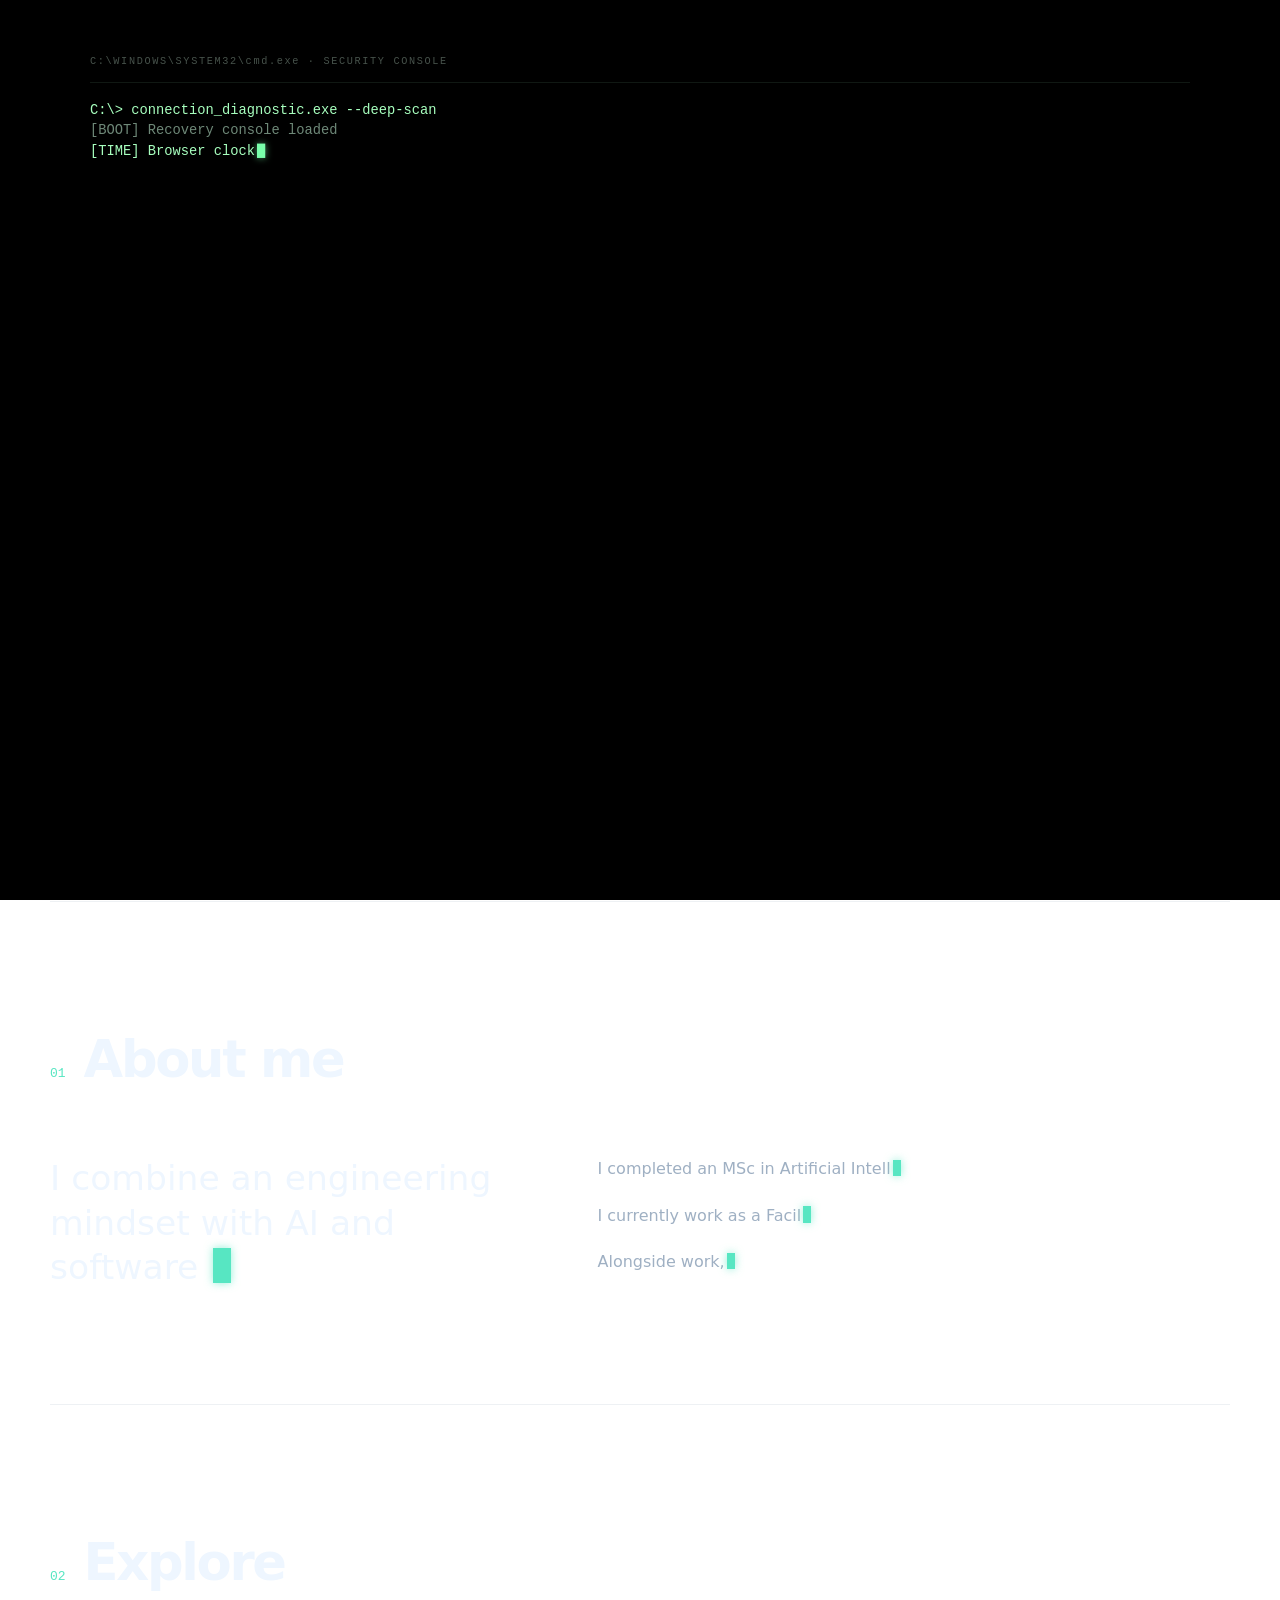
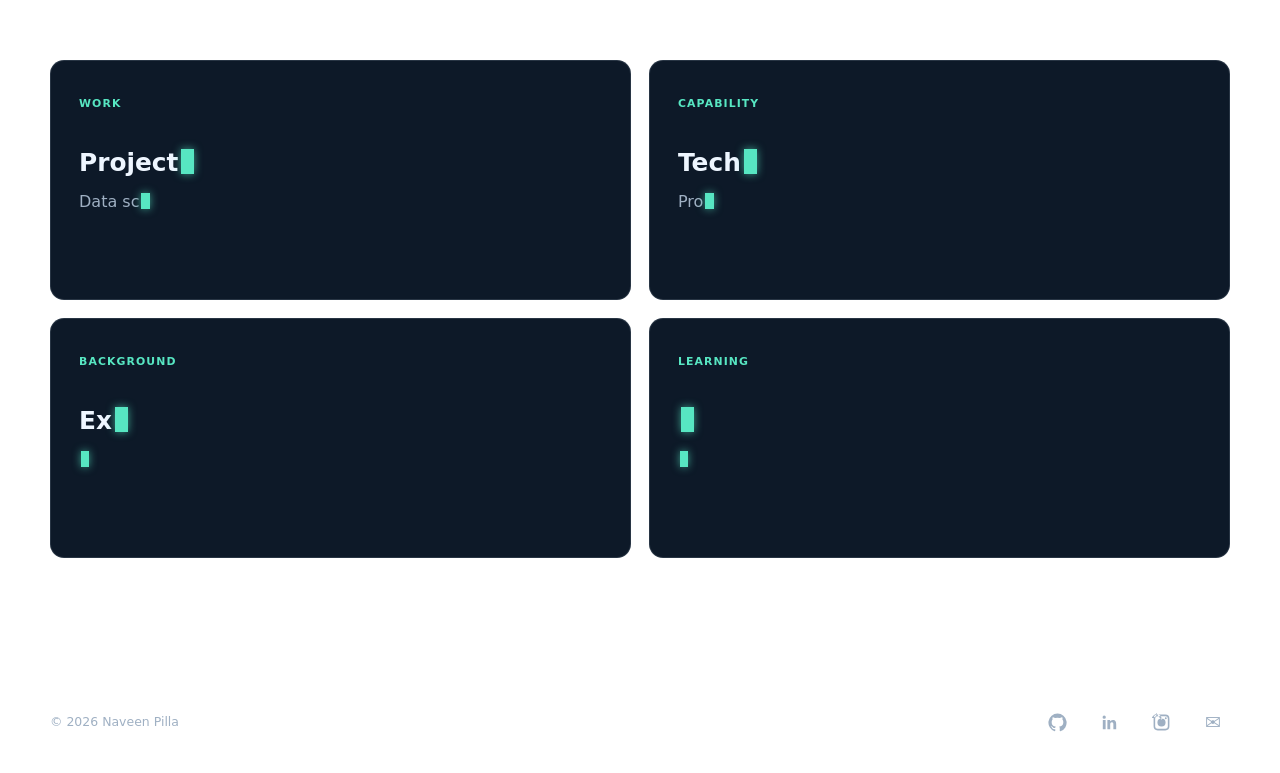
<file: index.html>
<!doctype html><html lang="en"><head><meta charset="utf-8"><meta name="viewport" content="width=device-width,initial-scale=1"><meta name="description" content="Naveen Pilla software engineering and AI portfolio."><title>Graduate Software Engineer & AI Engineer — Naveen Pilla</title><link rel="stylesheet" href="style.css"><script>(function(){try{if(sessionStorage.getItem('naveenPortfolioEntered')==='1'){document.documentElement.classList.add('skip-startup');}}catch(e){}})();</script></head><body><div id="portal-intro" class="portal-intro" role="dialog" aria-modal="true" aria-label="Portfolio entry screen">
  <canvas id="portal-canvas" aria-hidden="true"></canvas>
  <div class="portal-core" aria-hidden="true"></div>
  <div class="cmd-intro" id="cmd-intro" aria-live="polite"><div class="cmd-bar"><span>C:\SYSTEM\PORTFOLIO\boot.exe</span><span>_ □ ×</span></div><div class="cmd-screen"><div id="cmd-output" class="cmd-output"></div><div id="cmd-prompt" class="cmd-prompt" hidden><span>Continue to secure portfolio? (Y/N): </span><span id="cmd-answer"></span><span class="cmd-cursor">█</span><span class="mobile-terminal-input-wrap"><input id="mobile-terminal-input" class="mobile-terminal-input" type="text" inputmode="text" autocomplete="off" autocapitalize="characters" maxlength="1" aria-label="Type Y or N and press enter" placeholder="Y/N"><button id="mobile-terminal-submit" type="button">↵</button></span></div></div></div>
<div class="portal-content">
    <p class="portal-kicker">SYSTEM ACCESS</p>
    <h1 class="portal-name">NAVEEN PILLA</h1>
    <p class="portal-role">SOFTWARE ENGINEERING · AI · DATA</p>
    <button id="portal-enter" class="portal-enter" type="button">&gt; ENTER_PORTFOLIO <span class="portal-cursor">█</span></button>
    <p class="portal-hint">scroll · click · press Enter</p>
  </div>
</div><canvas id="matrix-bg" aria-hidden="true"></canvas><div class="matrix-vignette" aria-hidden="true"></div><a class="skip" href="#main">Skip to content</a><header class="site-header"><nav class="nav container"><a class="brand brand-expand" href="index.html" aria-label="Naveen Pilla home"><span class="brand-short">NP<span class="brand-dot">.</span></span><span class="brand-full"><span class="typed-name" data-text="Naveen Pilla"></span><span class="type-cursor" aria-hidden="true"></span></span></a><button class="menu-toggle" aria-label="Open navigation" aria-expanded="false">Menu</button><div class="nav-links"><a href="index.html">Home</a><a href="projects.html">Projects</a><a href="skills.html">Skills</a><a href="experience.html">Experience</a><a href="education.html">Education</a><a href="certifications.html">Certifications</a><a href="contact.html">Contact</a></div></nav></header><main id="main"><section class="hero container reveal"><div><p class="eyebrow">Graduate Software Engineer & AI Engineer</p><h1>Building software with a practical engineering mindset.</h1><p class="intro">MSc Artificial Intelligence and Data Science graduate with Distinction. I build software, machine-learning and data projects around problems I genuinely want to solve.</p><p class="open"><i></i>Open to graduate and entry-level software engineering, AI/ML and technology roles.</p><div class="actions"><a class="btn primary" href="projects.html">Explore my work</a></div></div><aside class="focus"><small>CURRENT FOCUS</small><p><b>01</b>Software engineering</p><p><b>02</b>Applied AI & machine learning</p><p><b>03</b>Data-driven applications</p><p><b>04</b>Full-stack development</p><div><span>Based in</span><strong>London, UK</strong></div></aside></section>
<section class="section container reveal"><header class="section-head"><span>01</span><h2>About me</h2></header><div class="about"><p class="big">I combine an engineering mindset with AI and software development, but I also think beyond the code, considering the customer, the problem being solved and how the solution works in the real world.</p><div><p>I completed an MSc in Artificial Intelligence and Data Science with Distinction at the University of East London after studying Mechanical Engineering. That combination shaped how I approach technology: understand the problem, break it into smaller parts, build something practical and measure whether it works.</p><p>I currently work as a Facilities Coordinator in London. I led the digitisation of reporting processes, reducing turnaround times by 30% and improving data accuracy and accessibility. I also collaborate with Technology, Security, Workplace Experience and supplier teams.</p><p>Alongside work, I am building projects across financial technology, nutrition, NLP, computer vision and accessibility. My aim is to move fully into software engineering and continue developing through real products, good engineering practices and collaborative teams.</p></div></div></section>
<section class="section container reveal"><header class="section-head"><span>02</span><h2>Explore</h2></header><div class="grid"><a class="card" href="projects.html"><small>WORK</small><h3>Projects</h3><p>Data science, AI and software products.</p></a><a class="card" href="skills.html"><small>CAPABILITY</small><h3>Technical Skills</h3><p>Programming, data, ML and development.</p></a><a class="card" href="experience.html"><small>BACKGROUND</small><h3>Experience</h3><p>Digital improvement and operational ownership.</p></a><a class="card" href="education.html"><small>LEARNING</small><h3>Education</h3><p>AI, Data Science and Engineering.</p></a></div></section></main><footer class="footer container"><p>© 2026 Naveen Pilla</p><div><a href="https://github.com/Naveen62444" target="_blank" rel="noopener"><svg class="footer-icon" viewBox="0 0 24 24" aria-label="GitHub"><path d="M12 .7a11.5 11.5 0 0 0-3.64 22.4c.58.1.79-.25.79-.56v-2.16c-3.23.7-3.91-1.37-3.91-1.37-.53-1.34-1.29-1.7-1.29-1.7-1.05-.72.08-.71.08-.71 1.17.08 1.78 1.2 1.78 1.2 1.04 1.78 2.72 1.27 3.38.97.1-.75.41-1.27.74-1.56-2.58-.29-5.29-1.29-5.29-5.74 0-1.27.45-2.31 1.2-3.12-.12-.29-.52-1.48.11-3.08 0 0 .98-.31 3.16 1.19a10.9 10.9 0 0 1 5.76 0c2.2-1.5 3.17-1.19 3.17-1.19.63 1.6.23 2.79.11 3.08.75.81 1.2 1.85 1.2 3.12 0 4.46-2.72 5.44-5.31 5.73.42.36.79 1.07.79 2.16v3.2c0 .31.21.67.8.56A11.5 11.5 0 0 0 12 .7Z"/></svg></a><a href="https://www.linkedin.com/in/naveenpillauk/" target="_blank" rel="noopener noreferrer"><svg class="footer-icon" viewBox="0 0 24 24" aria-label="LinkedIn"><path d="M20.45 20.45h-3.56v-5.57c0-1.33-.03-3.04-1.85-3.04-1.85 0-2.14 1.45-2.14 2.94v5.67H9.34V8.98h3.42v1.57h.05c.48-.9 1.64-1.85 3.37-1.85 3.6 0 4.27 2.37 4.27 5.46v6.29ZM5.32 7.41a2.06 2.06 0 1 1 0-4.12 2.06 2.06 0 0 1 0 4.12Zm1.78 13.04H3.54V8.98H7.1v11.47Z"/></svg></a><a href="https://www.instagram.com/nav_62444/" target="_blank" rel="noopener"><svg class="footer-icon" viewBox="0 0 24 24" aria-label="Instagram"><path d="M7.2 2h9.6A5.2 5.2 0 0 1 22 7.2v9.6a5.2 5.2 0 0 1-5.2 5.2H7.2A5.2 5.2 0 0 1 2 16.8V7.2A5.2 5.2 0 0 1 7.2 2Zm-.18 2A3.02 3.02 0 0 0 4 7.02v9.96A3.02 3.02 0 0 0 7.02 20h9.96A3.02 3.02 0 0 0 20 16.98V7.02A3.02 3.02 0 0 0 16.98 4H7.02Zm10.4 1.5a1.22 1.22 0 1 1 0 2.44 1.22 1.22 0 0 1 0-2.44ZM12 6.86A5.14 5.14 0 1 1 12 17.14 5.14 5.14 0 0 1 12 6.86Zm0 2A3.14 3.14 0 1 0 0 6.28 3.14 3.14 0 0 0 0-6.28Z"/></svg></a><a href="mailto:pillanaveen62444@outlook.com"><span class="footer-email-icon" aria-label="Email">✉</span></a></div></footer><script src="script.js"></script></body></html>
</file>
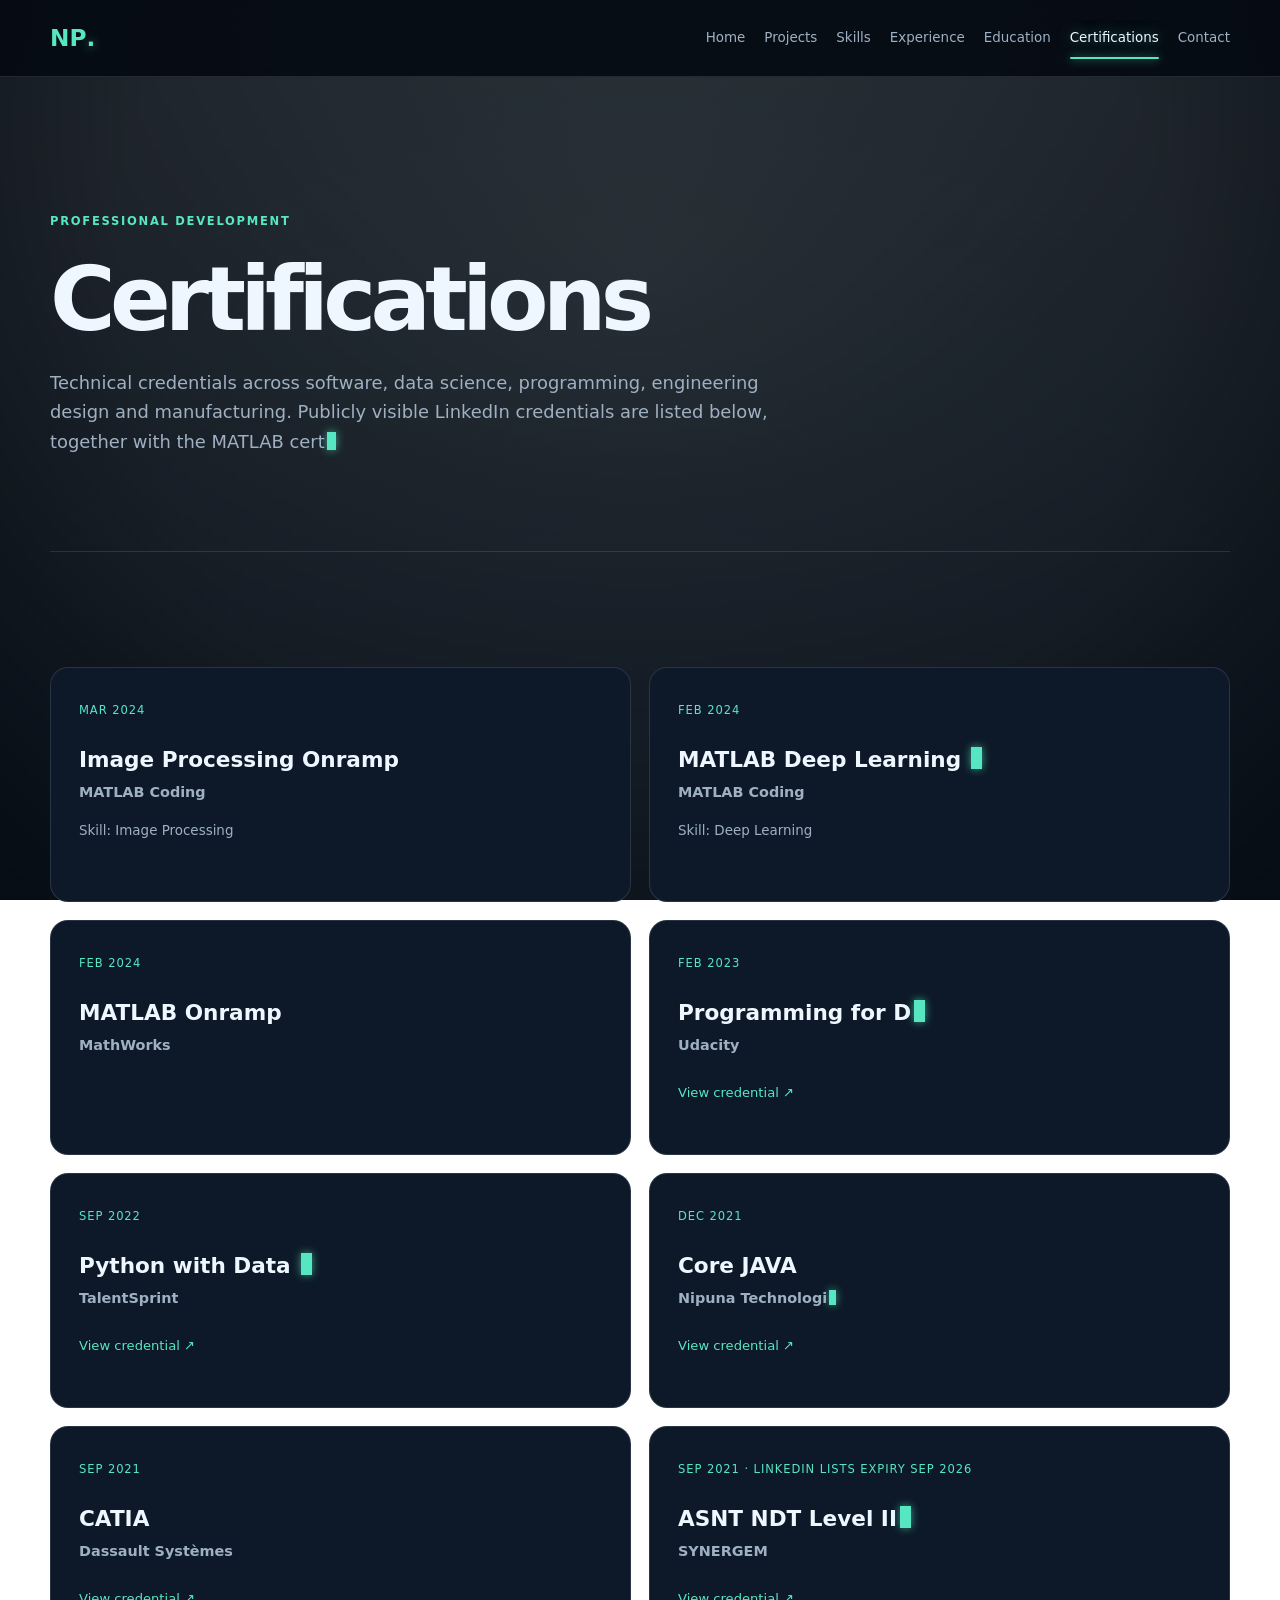
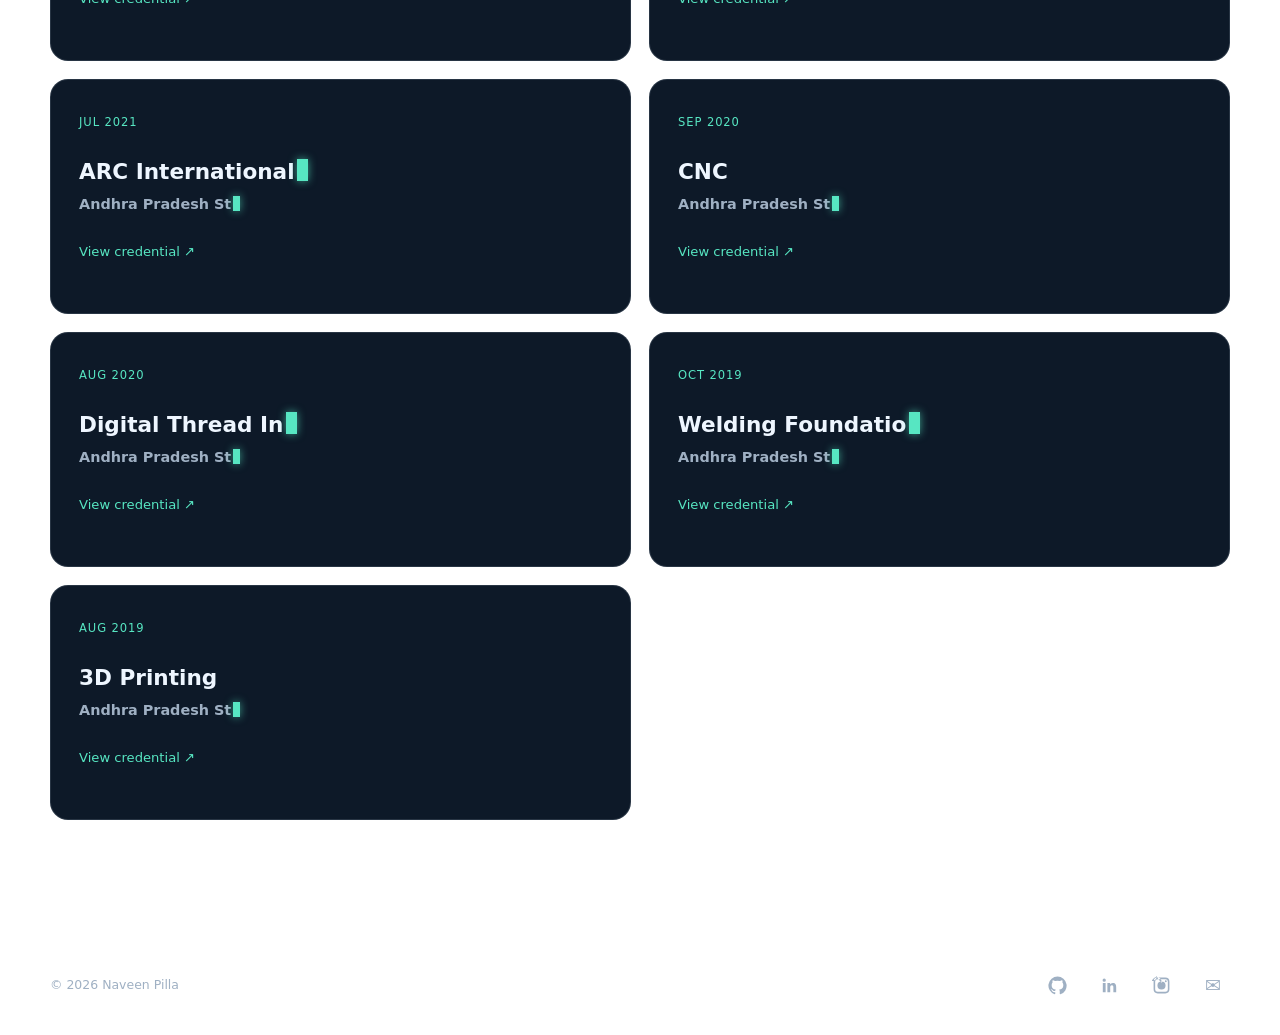
<file: certifications.html>
<!doctype html><html lang="en"><head><meta charset="utf-8"><meta name="viewport" content="width=device-width,initial-scale=1"><meta name="description" content="Verified certifications and professional development."><title>Certifications — Naveen Pilla</title><link rel="stylesheet" href="style.css"></head><body><canvas id="matrix-bg" aria-hidden="true"></canvas><div class="matrix-vignette" aria-hidden="true"></div><a class="skip" href="#main">Skip to content</a><header class="site-header"><nav class="nav container"><a class="brand brand-expand" href="index.html" aria-label="Naveen Pilla home"><span class="brand-short">NP<span class="brand-dot">.</span></span><span class="brand-full"><span class="typed-name" data-text="Naveen Pilla"></span><span class="type-cursor" aria-hidden="true"></span></span></a><button class="menu-toggle" aria-label="Open navigation" aria-expanded="false">Menu</button><div class="nav-links"><a href="index.html">Home</a><a href="projects.html">Projects</a><a href="skills.html">Skills</a><a href="experience.html">Experience</a><a href="education.html">Education</a><a href="certifications.html">Certifications</a><a href="contact.html">Contact</a></div></nav></header><main id="main"><section class="pagehero container reveal"><p class="eyebrow">Professional development</p><h1>Certifications</h1><p>Technical credentials across software, data science, programming, engineering design and manufacturing. Publicly visible LinkedIn credentials are listed below, together with the MATLAB certificate you asked me to include.</p></section><section class="section container"><div class="cert-grid"><article class="cert-card reveal"><span>Mar 2024</span><h2>Image Processing Onramp</h2><h3>MATLAB Coding</h3><p class="cert-note">Skill: Image Processing</p></article>
<article class="cert-card reveal"><span>Feb 2024</span><h2>MATLAB Deep Learning Onramp</h2><h3>MATLAB Coding</h3><p class="cert-note">Skill: Deep Learning</p></article>
<article class="cert-card reveal"><span>Feb 2024</span><h2>MATLAB Onramp</h2><h3>MathWorks</h3></article>
<article class="cert-card reveal"><span>Feb 2023</span><h2>Programming for Data Science with Python</h2><h3>Udacity</h3><a href="https://uk.linkedin.com/in/udacity.com" target="_blank" rel="noopener noreferrer">View credential ↗</a></article>
<article class="cert-card reveal"><span>Sep 2022</span><h2>Python with Data Science Full Stack Developer</h2><h3>TalentSprint</h3><a href="https://talentsprint.com/" target="_blank" rel="noopener noreferrer">View credential ↗</a></article>
<article class="cert-card reveal"><span>Dec 2021</span><h2>Core JAVA</h2><h3>Nipuna Technologies</h3><a href="https://nipunatechnologies.in/" target="_blank" rel="noopener noreferrer">View credential ↗</a></article>
<article class="cert-card reveal"><span>Sep 2021</span><h2>CATIA</h2><h3>Dassault Systèmes</h3><a href="https://www.3ds.com/" target="_blank" rel="noopener noreferrer">View credential ↗</a></article>
<article class="cert-card reveal"><span>Sep 2021 · LinkedIn lists expiry Sep 2026</span><h2>ASNT NDT Level II Certification — Liquid Penetrant Testing (PT)</h2><h3>SYNERGEM</h3><a href="https://synergemindia.com/" target="_blank" rel="noopener noreferrer">View credential ↗</a></article>
<article class="cert-card reveal"><span>Jul 2021</span><h2>ARC International Internship</h2><h3>Andhra Pradesh State Skill Development Corporation (APSSDC)</h3><a href="https://www.apssdc.in/home/" target="_blank" rel="noopener noreferrer">View credential ↗</a></article>
<article class="cert-card reveal"><span>Sep 2020</span><h2>CNC</h2><h3>Andhra Pradesh State Skill Development Corporation (APSSDC)</h3><a href="https://www.apssdc.in/home/" target="_blank" rel="noopener noreferrer">View credential ↗</a></article>
<article class="cert-card reveal"><span>Aug 2020</span><h2>Digital Thread In Manufacturing</h2><h3>Andhra Pradesh State Skill Development Corporation (APSSDC)</h3><a href="https://www.apssdc.in/home/" target="_blank" rel="noopener noreferrer">View credential ↗</a></article>
<article class="cert-card reveal"><span>Oct 2019</span><h2>Welding Foundation</h2><h3>Andhra Pradesh State Skill Development Corporation (APSSDC)</h3><a href="https://www.apssdc.in/home/" target="_blank" rel="noopener noreferrer">View credential ↗</a></article>
<article class="cert-card reveal"><span>Aug 2019</span><h2>3D Printing</h2><h3>Andhra Pradesh State Skill Development Corporation (APSSDC)</h3><a href="https://www.apssdc.in/home/" target="_blank" rel="noopener noreferrer">View credential ↗</a></article></div></section></main><footer class="footer container"><p>© 2026 Naveen Pilla</p><div><a href="https://github.com/Naveen62444" target="_blank" rel="noopener"><svg class="footer-icon" viewBox="0 0 24 24" aria-label="GitHub"><path d="M12 .7a11.5 11.5 0 0 0-3.64 22.4c.58.1.79-.25.79-.56v-2.16c-3.23.7-3.91-1.37-3.91-1.37-.53-1.34-1.29-1.7-1.29-1.7-1.05-.72.08-.71.08-.71 1.17.08 1.78 1.2 1.78 1.2 1.04 1.78 2.72 1.27 3.38.97.1-.75.41-1.27.74-1.56-2.58-.29-5.29-1.29-5.29-5.74 0-1.27.45-2.31 1.2-3.12-.12-.29-.52-1.48.11-3.08 0 0 .98-.31 3.16 1.19a10.9 10.9 0 0 1 5.76 0c2.2-1.5 3.17-1.19 3.17-1.19.63 1.6.23 2.79.11 3.08.75.81 1.2 1.85 1.2 3.12 0 4.46-2.72 5.44-5.31 5.73.42.36.79 1.07.79 2.16v3.2c0 .31.21.67.8.56A11.5 11.5 0 0 0 12 .7Z"/></svg></a><a href="https://www.linkedin.com/in/naveenpillauk/" target="_blank" rel="noopener noreferrer"><svg class="footer-icon" viewBox="0 0 24 24" aria-label="LinkedIn"><path d="M20.45 20.45h-3.56v-5.57c0-1.33-.03-3.04-1.85-3.04-1.85 0-2.14 1.45-2.14 2.94v5.67H9.34V8.98h3.42v1.57h.05c.48-.9 1.64-1.85 3.37-1.85 3.6 0 4.27 2.37 4.27 5.46v6.29ZM5.32 7.41a2.06 2.06 0 1 1 0-4.12 2.06 2.06 0 0 1 0 4.12Zm1.78 13.04H3.54V8.98H7.1v11.47Z"/></svg></a><a href="https://www.instagram.com/nav_62444/" target="_blank" rel="noopener"><svg class="footer-icon" viewBox="0 0 24 24" aria-label="Instagram"><path d="M7.2 2h9.6A5.2 5.2 0 0 1 22 7.2v9.6a5.2 5.2 0 0 1-5.2 5.2H7.2A5.2 5.2 0 0 1 2 16.8V7.2A5.2 5.2 0 0 1 7.2 2Zm-.18 2A3.02 3.02 0 0 0 4 7.02v9.96A3.02 3.02 0 0 0 7.02 20h9.96A3.02 3.02 0 0 0 20 16.98V7.02A3.02 3.02 0 0 0 16.98 4H7.02Zm10.4 1.5a1.22 1.22 0 1 1 0 2.44 1.22 1.22 0 0 1 0-2.44ZM12 6.86A5.14 5.14 0 1 1 12 17.14 5.14 5.14 0 0 1 12 6.86Zm0 2A3.14 3.14 0 1 0 0 6.28 3.14 3.14 0 0 0 0-6.28Z"/></svg></a><a href="mailto:pillanaveen62444@outlook.com"><span class="footer-email-icon" aria-label="Email">✉</span></a></div></footer><script src="script.js"></script></body></html>
</file>
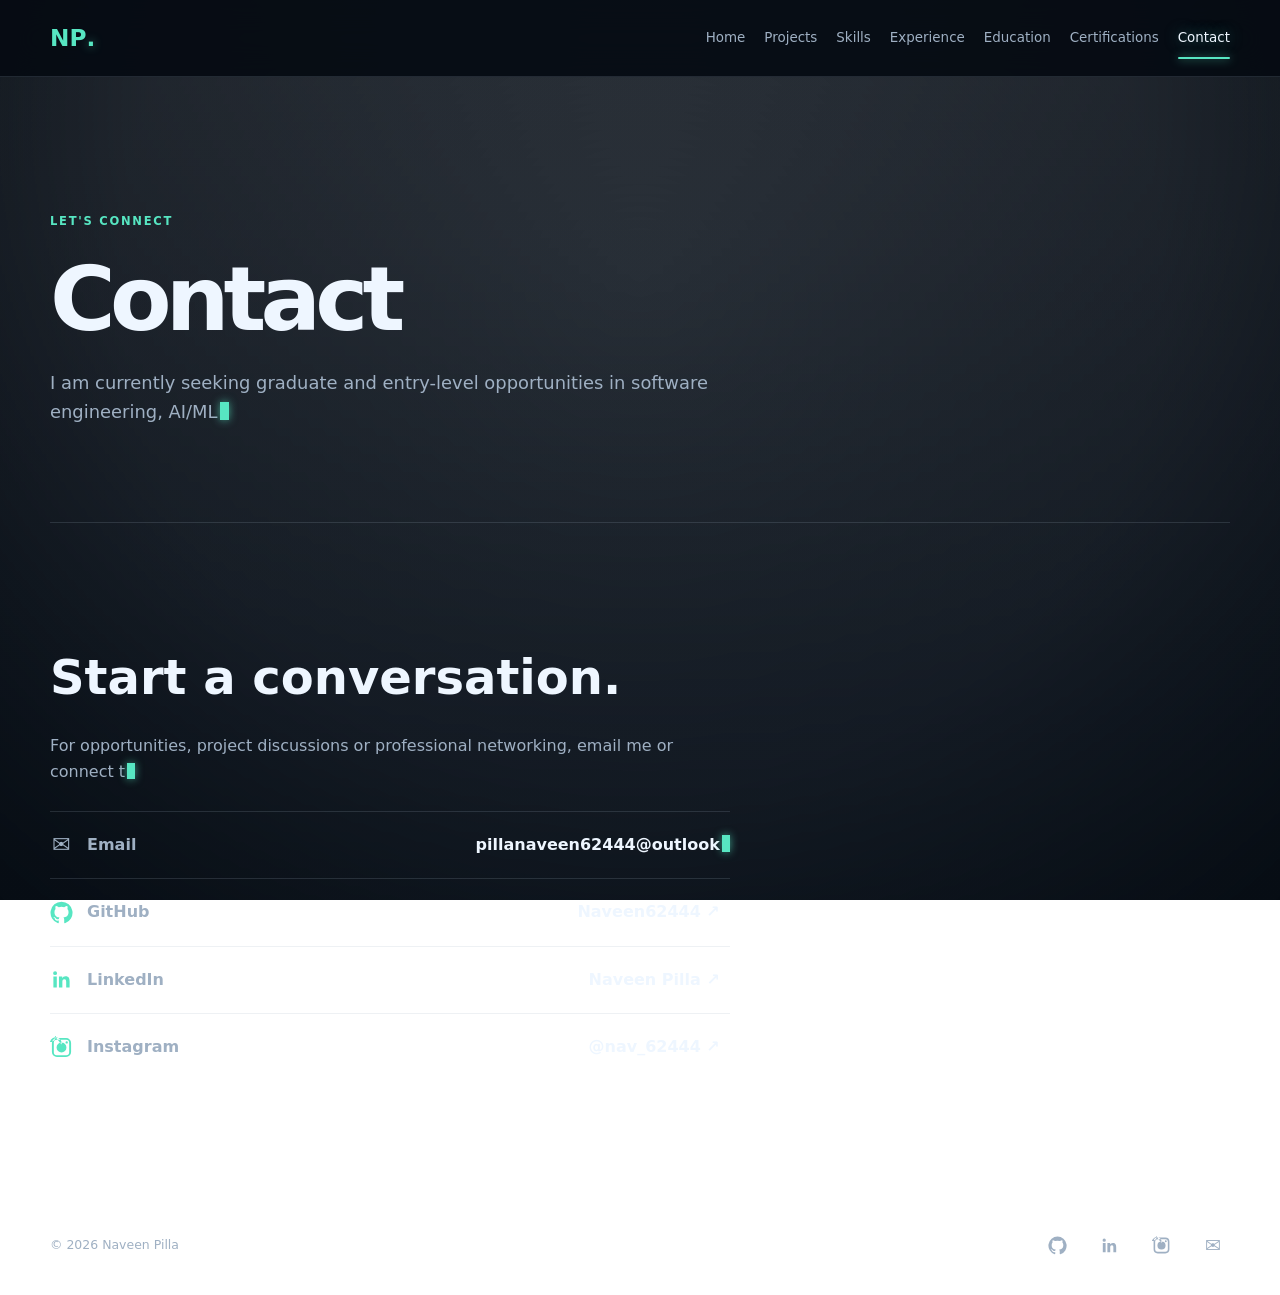
<file: contact.html>
<!doctype html><html lang="en"><head><meta charset="utf-8"><meta name="viewport" content="width=device-width,initial-scale=1"><meta name="description" content="Contact Naveen Pilla about graduate software engineering and AI roles."><title>Contact — Naveen Pilla</title><link rel="stylesheet" href="style.css"></head><body><canvas id="matrix-bg" aria-hidden="true"></canvas><div class="matrix-vignette" aria-hidden="true"></div><a class="skip" href="#main">Skip to content</a><header class="site-header"><nav class="nav container"><a class="brand brand-expand" href="index.html" aria-label="Naveen Pilla home"><span class="brand-short">NP<span class="brand-dot">.</span></span><span class="brand-full"><span class="typed-name" data-text="Naveen Pilla"></span><span class="type-cursor" aria-hidden="true"></span></span></a><button class="menu-toggle" aria-label="Open navigation" aria-expanded="false">Menu</button><div class="nav-links"><a href="index.html">Home</a><a href="projects.html">Projects</a><a href="skills.html">Skills</a><a href="experience.html">Experience</a><a href="education.html">Education</a><a href="certifications.html">Certifications</a><a href="contact.html">Contact</a></div></nav></header><main id="main"><section class="pagehero container reveal"><p class="eyebrow">Let's connect</p><h1>Contact</h1><p>I am currently seeking graduate and entry-level opportunities in software engineering, AI/ML engineering and related technology roles.</p></section><section class="section container reveal"><div class="contact"><div><h2>Start a conversation.</h2><p>For opportunities, project discussions or professional networking, email me or connect through GitHub and LinkedIn.</p><div class="links contact-links-final">
<a href="mailto:pillanaveen62444@outlook.com"><span class="contact-label"><span class="contact-icon email-icon" aria-hidden="true">✉</span><span>Email</span></span><b>pillanaveen62444@outlook.com ↗</b></a>
<a href="https://github.com/Naveen62444" target="_blank" rel="noopener noreferrer"><span class="contact-label"><svg class="contact-icon brand-icon" viewBox="0 0 24 24" aria-hidden="true"><path d="M12 .7a11.5 11.5 0 0 0-3.64 22.4c.58.1.79-.25.79-.56v-2.16c-3.23.7-3.91-1.37-3.91-1.37-.53-1.34-1.29-1.7-1.29-1.7-1.05-.72.08-.71.08-.71 1.17.08 1.78 1.2 1.78 1.2 1.04 1.78 2.72 1.27 3.38.97.1-.75.41-1.27.74-1.56-2.58-.29-5.29-1.29-5.29-5.74 0-1.27.45-2.31 1.2-3.12-.12-.29-.52-1.48.11-3.08 0 0 .98-.31 3.16 1.19a10.9 10.9 0 0 1 5.76 0c2.2-1.5 3.17-1.19 3.17-1.19.63 1.6.23 2.79.11 3.08.75.81 1.2 1.85 1.2 3.12 0 4.46-2.72 5.44-5.31 5.73.42.36.79 1.07.79 2.16v3.2c0 .31.21.67.8.56A11.5 11.5 0 0 0 12 .7Z"/></svg><span>GitHub</span></span><b>Naveen62444 ↗</b></a>
<a href="https://www.linkedin.com/in/naveenpillauk/" target="_blank" rel="noopener noreferrer"><span class="contact-label"><svg class="contact-icon brand-icon" viewBox="0 0 24 24" aria-hidden="true"><path d="M20.45 20.45h-3.56v-5.57c0-1.33-.03-3.04-1.85-3.04-1.85 0-2.14 1.45-2.14 2.94v5.67H9.34V8.98h3.42v1.57h.05c.48-.9 1.64-1.85 3.37-1.85 3.6 0 4.27 2.37 4.27 5.46v6.29ZM5.32 7.41a2.06 2.06 0 1 1 0-4.12 2.06 2.06 0 0 1 0 4.12Zm1.78 13.04H3.54V8.98H7.1v11.47Z"/></svg><span>LinkedIn</span></span><b>Naveen Pilla ↗</b></a>
<a href="https://www.instagram.com/nav_62444/" target="_blank" rel="noopener noreferrer"><span class="contact-label"><svg class="contact-icon brand-icon instagram-icon" viewBox="0 0 24 24" aria-hidden="true"><path d="M7.2 2h9.6A5.2 5.2 0 0 1 22 7.2v9.6a5.2 5.2 0 0 1-5.2 5.2H7.2A5.2 5.2 0 0 1 2 16.8V7.2A5.2 5.2 0 0 1 7.2 2Zm-.18 2A3.02 3.02 0 0 0 4 7.02v9.96A3.02 3.02 0 0 0 7.02 20h9.96A3.02 3.02 0 0 0 20 16.98V7.02A3.02 3.02 0 0 0 16.98 4H7.02Zm10.4 1.5a1.22 1.22 0 1 1 0 2.44 1.22 1.22 0 0 1 0-2.44ZM12 6.86A5.14 5.14 0 1 1 12 17.14 5.14 5.14 0 0 1 12 6.86Zm0 2A3.14 3.14 0 1 0 0 6.28 3.14 3.14 0 0 0 0-6.28Z"/></svg><span>Instagram</span></span><b>@nav_62444 ↗</b></a>
</div></div></div></section></main><footer class="footer container"><p>© 2026 Naveen Pilla</p><div><a href="https://github.com/Naveen62444" target="_blank" rel="noopener"><svg class="footer-icon" viewBox="0 0 24 24" aria-label="GitHub"><path d="M12 .7a11.5 11.5 0 0 0-3.64 22.4c.58.1.79-.25.79-.56v-2.16c-3.23.7-3.91-1.37-3.91-1.37-.53-1.34-1.29-1.7-1.29-1.7-1.05-.72.08-.71.08-.71 1.17.08 1.78 1.2 1.78 1.2 1.04 1.78 2.72 1.27 3.38.97.1-.75.41-1.27.74-1.56-2.58-.29-5.29-1.29-5.29-5.74 0-1.27.45-2.31 1.2-3.12-.12-.29-.52-1.48.11-3.08 0 0 .98-.31 3.16 1.19a10.9 10.9 0 0 1 5.76 0c2.2-1.5 3.17-1.19 3.17-1.19.63 1.6.23 2.79.11 3.08.75.81 1.2 1.85 1.2 3.12 0 4.46-2.72 5.44-5.31 5.73.42.36.79 1.07.79 2.16v3.2c0 .31.21.67.8.56A11.5 11.5 0 0 0 12 .7Z"/></svg></a><a href="https://www.linkedin.com/in/naveenpillauk/" target="_blank" rel="noopener noreferrer"><svg class="footer-icon" viewBox="0 0 24 24" aria-label="LinkedIn"><path d="M20.45 20.45h-3.56v-5.57c0-1.33-.03-3.04-1.85-3.04-1.85 0-2.14 1.45-2.14 2.94v5.67H9.34V8.98h3.42v1.57h.05c.48-.9 1.64-1.85 3.37-1.85 3.6 0 4.27 2.37 4.27 5.46v6.29ZM5.32 7.41a2.06 2.06 0 1 1 0-4.12 2.06 2.06 0 0 1 0 4.12Zm1.78 13.04H3.54V8.98H7.1v11.47Z"/></svg></a><a href="https://www.instagram.com/nav_62444/" target="_blank" rel="noopener"><svg class="footer-icon" viewBox="0 0 24 24" aria-label="Instagram"><path d="M7.2 2h9.6A5.2 5.2 0 0 1 22 7.2v9.6a5.2 5.2 0 0 1-5.2 5.2H7.2A5.2 5.2 0 0 1 2 16.8V7.2A5.2 5.2 0 0 1 7.2 2Zm-.18 2A3.02 3.02 0 0 0 4 7.02v9.96A3.02 3.02 0 0 0 7.02 20h9.96A3.02 3.02 0 0 0 20 16.98V7.02A3.02 3.02 0 0 0 16.98 4H7.02Zm10.4 1.5a1.22 1.22 0 1 1 0 2.44 1.22 1.22 0 0 1 0-2.44ZM12 6.86A5.14 5.14 0 1 1 12 17.14 5.14 5.14 0 0 1 12 6.86Zm0 2A3.14 3.14 0 1 0 0 6.28 3.14 3.14 0 0 0 0-6.28Z"/></svg></a><a href="mailto:pillanaveen62444@outlook.com"><span class="footer-email-icon" aria-label="Email">✉</span></a></div></footer><script src="script.js"></script></body></html>
</file>
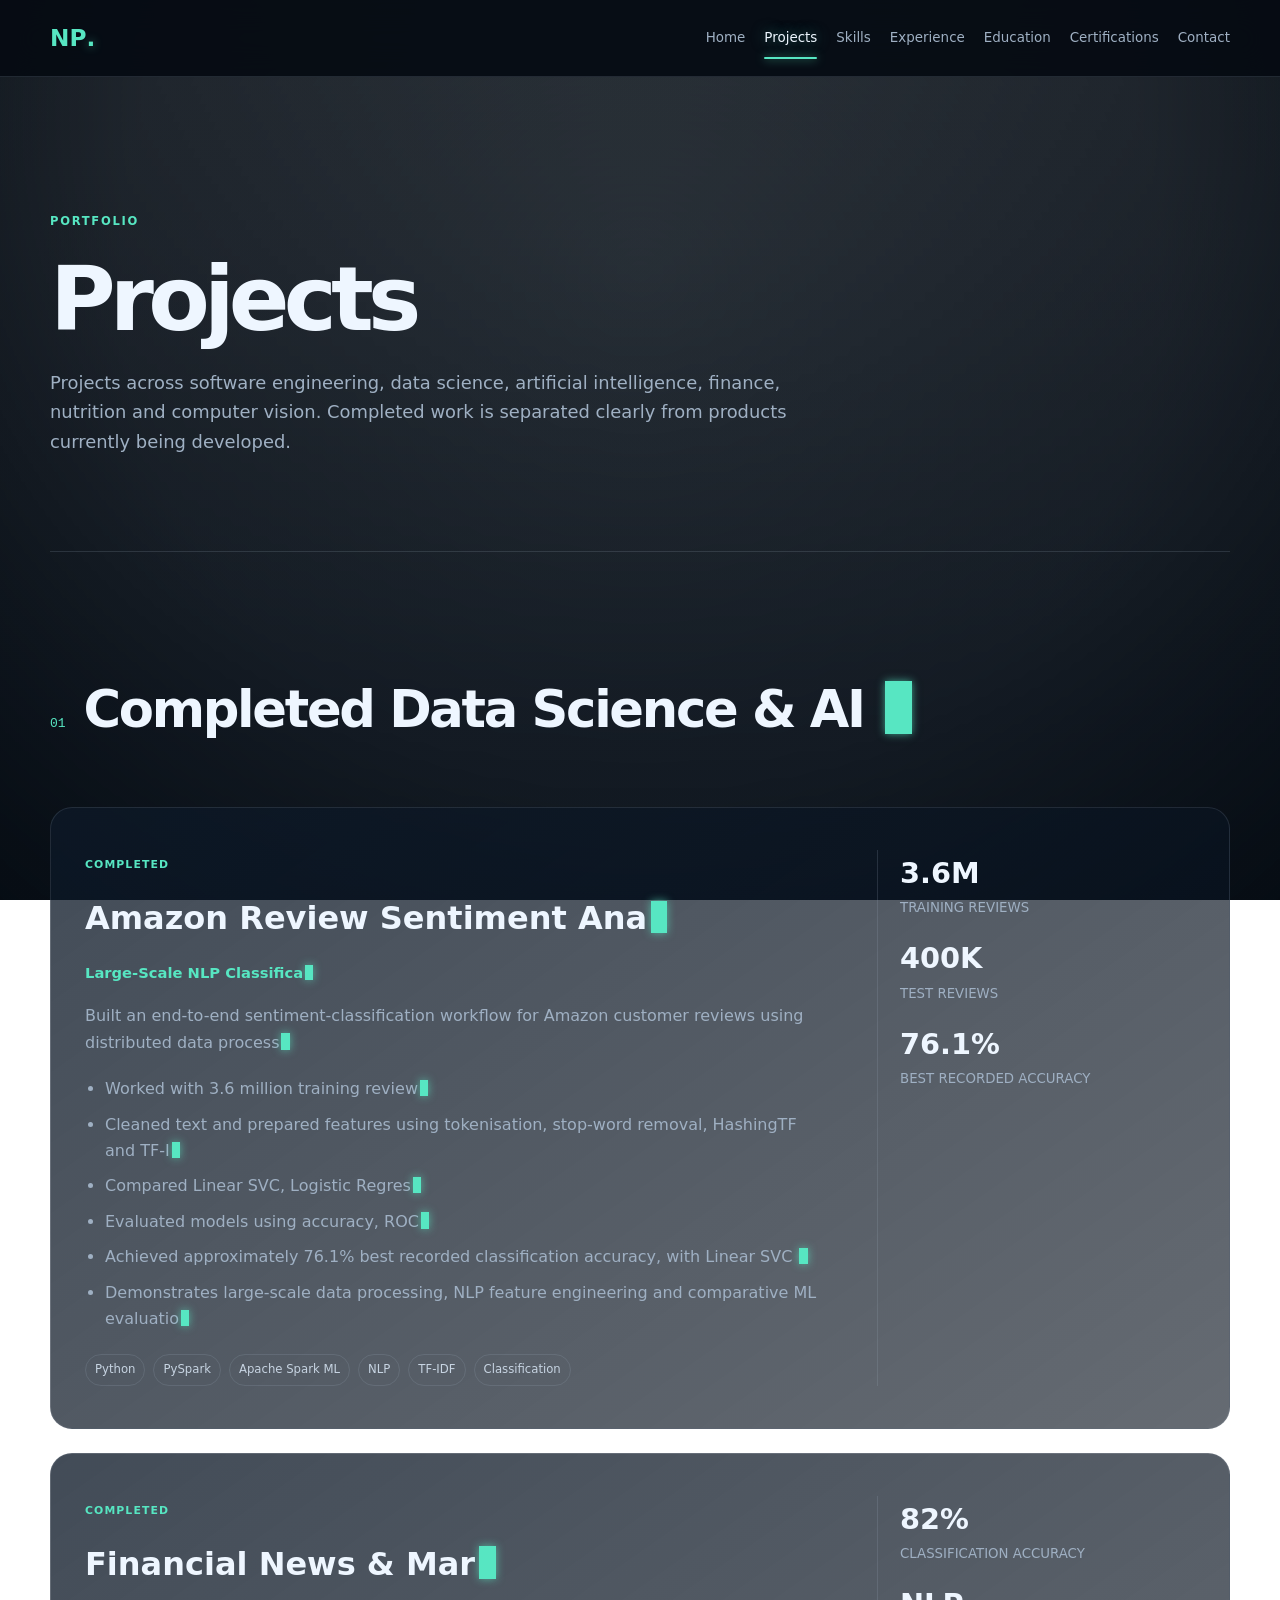
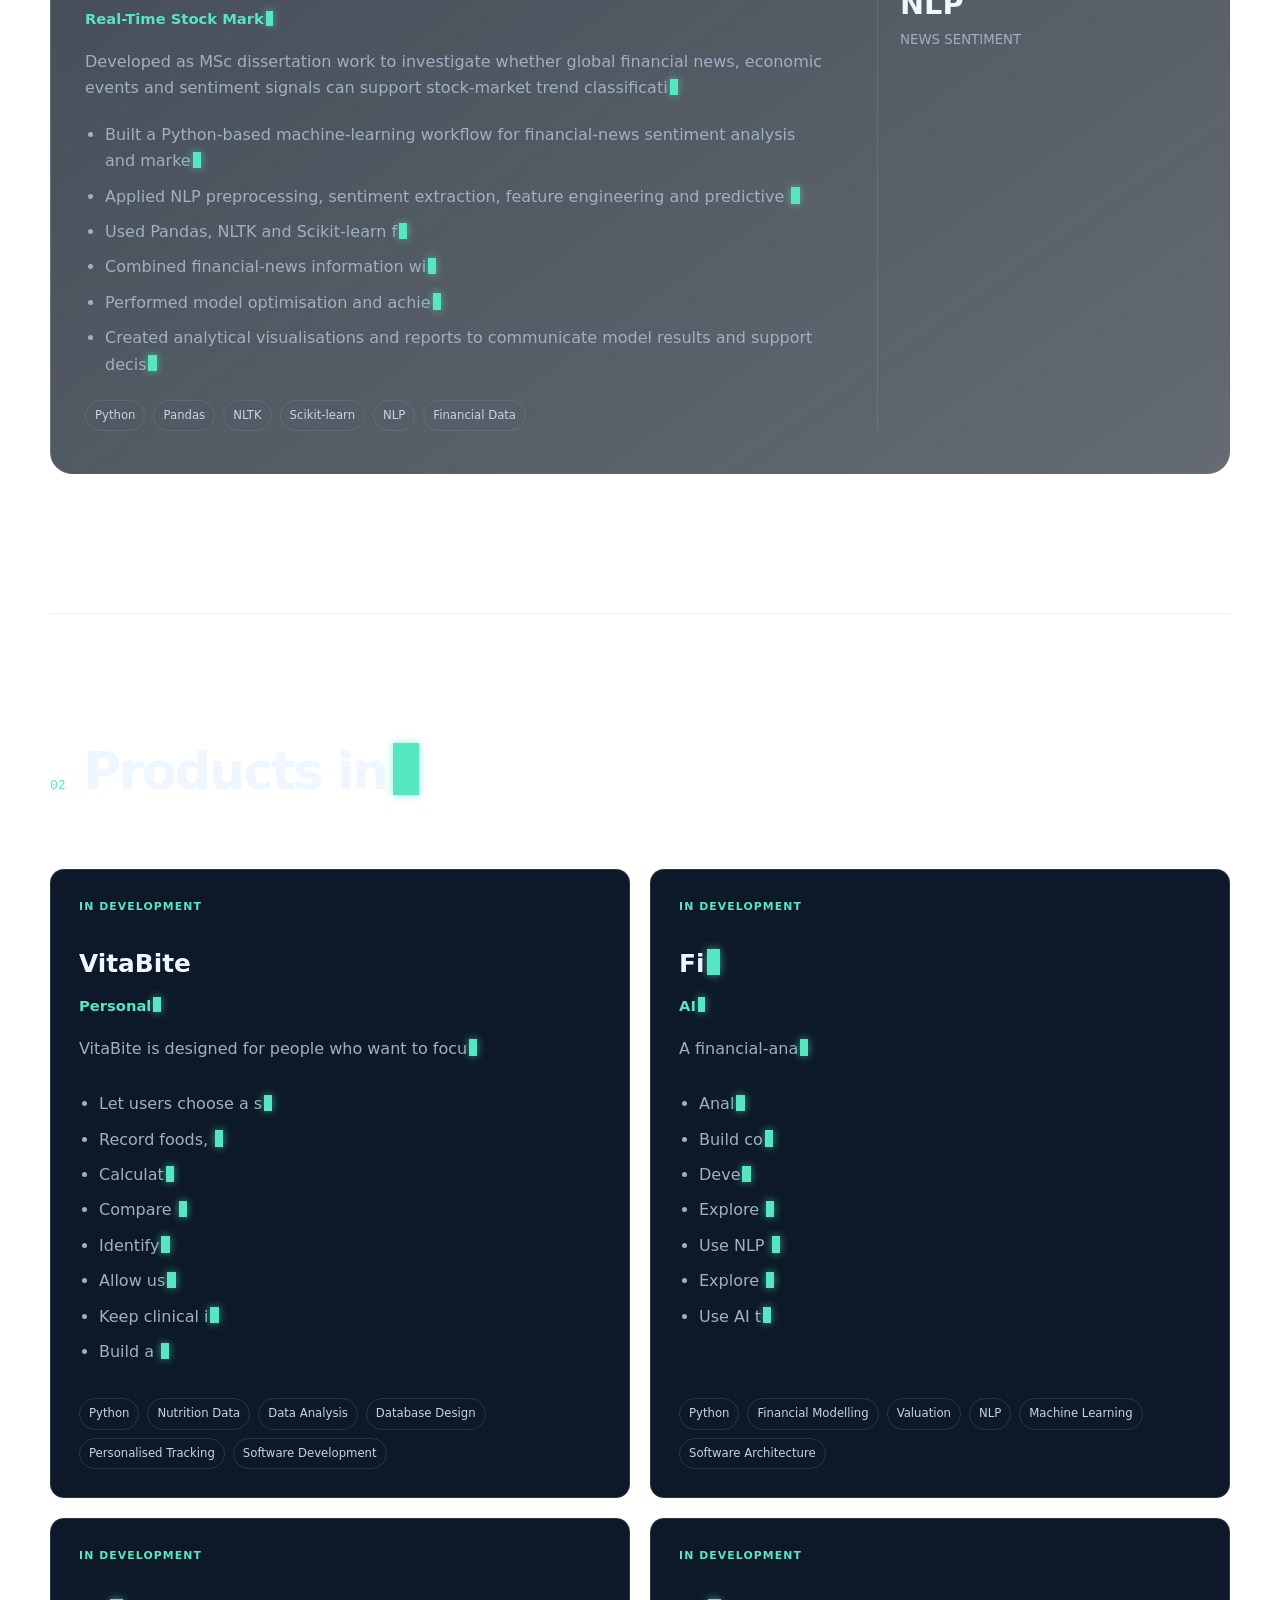
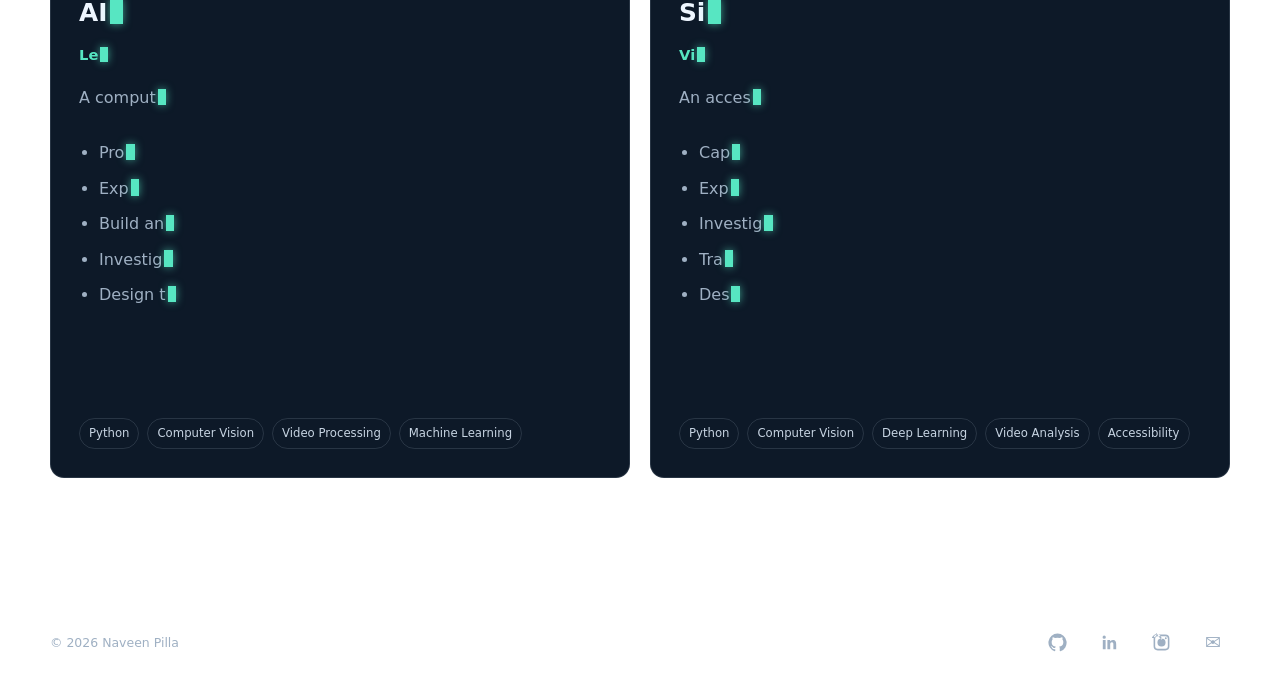
<file: projects.html>
<!doctype html><html lang="en"><head><meta charset="utf-8"><meta name="viewport" content="width=device-width,initial-scale=1"><meta name="description" content="Data science, AI and software projects by Naveen Pilla."><title>Projects — Naveen Pilla</title><link rel="stylesheet" href="style.css"></head><body><canvas id="matrix-bg" aria-hidden="true"></canvas><div class="matrix-vignette" aria-hidden="true"></div><a class="skip" href="#main">Skip to content</a><header class="site-header"><nav class="nav container"><a class="brand brand-expand" href="index.html" aria-label="Naveen Pilla home"><span class="brand-short">NP<span class="brand-dot">.</span></span><span class="brand-full"><span class="typed-name" data-text="Naveen Pilla"></span><span class="type-cursor" aria-hidden="true"></span></span></a><button class="menu-toggle" aria-label="Open navigation" aria-expanded="false">Menu</button><div class="nav-links"><a href="index.html">Home</a><a href="projects.html">Projects</a><a href="skills.html">Skills</a><a href="experience.html">Experience</a><a href="education.html">Education</a><a href="certifications.html">Certifications</a><a href="contact.html">Contact</a></div></nav></header><main id="main"><section class="pagehero container reveal"><p class="eyebrow">Portfolio</p><h1>Projects</h1><p>Projects across software engineering, data science, artificial intelligence, finance, nutrition and computer vision. Completed work is separated clearly from products currently being developed.</p></section>
<section class="section container reveal"><header class="section-head"><span>01</span><h2>Completed Data Science & AI Work</h2></header>
<article class="feature project-detail"><div><em>COMPLETED</em><h3>Amazon Review Sentiment Analysis</h3><h4>Large-Scale NLP Classification with PySpark</h4><p>Built an end-to-end sentiment-classification workflow for Amazon customer reviews using distributed data processing and Spark ML.</p><ul><li>Worked with 3.6 million training reviews and 400,000 testing reviews.</li><li>Cleaned text and prepared features using tokenisation, stop-word removal, HashingTF and TF-IDF.</li><li>Compared Linear SVC, Logistic Regression and Naive Bayes classification models.</li><li>Evaluated models using accuracy, ROC AUC, error rate and confusion matrices.</li><li>Achieved approximately 76.1% best recorded classification accuracy, with Linear SVC and Logistic Regression producing similar performance.</li><li>Demonstrates large-scale data processing, NLP feature engineering and comparative ML evaluation.</li></ul><div class="tags"><span>Python</span><span>PySpark</span><span>Apache Spark ML</span><span>NLP</span><span>TF-IDF</span><span>Classification</span></div></div><aside><strong>3.6M</strong><small>TRAINING REVIEWS</small><strong>400K</strong><small>TEST REVIEWS</small><strong>76.1%</strong><small>BEST RECORDED ACCURACY</small></aside></article>
<article class="feature project-detail"><div><em>COMPLETED</em><h3>Financial News & Market Trend Prediction</h3><h4>Real-Time Stock Market Trend Analysis Using News Sentiment</h4><p>Developed as MSc dissertation work to investigate whether global financial news, economic events and sentiment signals can support stock-market trend classification.</p><ul><li>Built a Python-based machine-learning workflow for financial-news sentiment analysis and market-trend classification.</li><li>Applied NLP preprocessing, sentiment extraction, feature engineering and predictive analytics to real-world datasets.</li><li>Used Pandas, NLTK and Scikit-learn for data preparation, modelling and evaluation.</li><li>Combined financial-news information with broader economic-event signals.</li><li>Performed model optimisation and achieved 82% classification accuracy.</li><li>Created analytical visualisations and reports to communicate model results and support decision-making.</li></ul><div class="tags"><span>Python</span><span>Pandas</span><span>NLTK</span><span>Scikit-learn</span><span>NLP</span><span>Financial Data</span></div></div><aside><strong>82%</strong><small>CLASSIFICATION ACCURACY</small><strong>NLP</strong><small>NEWS SENTIMENT</small></aside></article></section>
<section class="section container reveal"><header class="section-head"><span>02</span><h2>Products in Development</h2></header><div class="project-grid-expanded">
<article class="card project-long"><em>IN DEVELOPMENT</em><h3>VitaBite</h3><h4>Personalised Vitamin-Focused Nutrition Assistant</h4><p>VitaBite is designed for people who want to focus on a particular vitamin or micronutrient that matters to them, rather than displaying every nutrient at once.</p><ul><li>Let users choose a specific vitamin or micronutrient to focus on, such as vitamin D, B12, vitamin C, folate or another supported nutrient.</li><li>Record foods, recipes, ingredient quantities and serving sizes to estimate how much of the selected nutrient is being consumed.</li><li>Calculate the contribution of each ingredient and combine those values into meal, serving, daily and weekly intake views.</li><li>Compare estimated dietary intake with appropriate nutritional reference values for the selected nutrient and user context.</li><li>Identify foods and recipes that are naturally rich in the nutrient the user wants to increase.</li><li>Allow users who already have a clinically measured result to record that information as context alongside their dietary tracking.</li><li>Keep clinical information separate from the nutrition calculation: the application supports dietary awareness and planning rather than diagnosing deficiency or calculating medical treatment.</li><li>Build a focused dashboard that changes when the user switches from one nutrient to another, making the experience personal rather than overwhelming.</li></ul><div class="tags"><span>Python</span><span>Nutrition Data</span><span>Data Analysis</span><span>Database Design</span><span>Personalised Tracking</span><span>Software Development</span></div></article>
<article class="card project-long"><em>IN DEVELOPMENT</em><h3>FinanciAI</h3><h4>AI-Powered Investment Banking & Financial Analysis Platform</h4><p>A financial-analysis platform designed to combine traditional investment-banking calculations with an AI layer that explains verified outputs rather than inventing financial values.</p><ul><li>Analyse company revenue, EBITDA, EBIT, margins, cash, debt and operating trends.</li><li>Build comparable-company analysis using valuation multiples such as EV/Revenue and EV/EBITDA.</li><li>Develop a DCF engine using free cash flow, WACC, terminal value and sensitivity analysis.</li><li>Explore M&A analysis including purchase price, financing, synergies and accretion/dilution concepts.</li><li>Use NLP to analyse financial news and identify material themes around companies and transactions.</li><li>Explore annual-report/document extraction so structured financial metrics can be reviewed before use.</li><li>Use AI to explain verified calculations and risks after the underlying modelling engine has produced the numbers.</li></ul><div class="tags"><span>Python</span><span>Financial Modelling</span><span>Valuation</span><span>NLP</span><span>Machine Learning</span><span>Software Architecture</span></div></article>
<article class="card project-long"><em>IN DEVELOPMENT</em><h3>AI Driving Assistant</h3><h4>Learning from Dashcam Footage</h4><p>A computer-vision application concept focused on turning recorded journeys into useful driving feedback and learning material.</p><ul><li>Process dashcam video and divide journeys into analysable road situations.</li><li>Explore computer-vision methods for identifying road context, objects and driving events.</li><li>Build an educational feedback layer that explains notable situations rather than simply labelling video frames.</li><li>Investigate how journey history could help users review repeated patterns in driving behaviour.</li><li>Design the application around coaching and learning rather than autonomous vehicle control.</li></ul><div class="tags"><span>Python</span><span>Computer Vision</span><span>Video Processing</span><span>Machine Learning</span></div></article>
<article class="card project-long"><em>IN DEVELOPMENT</em><h3>Sign Language Recognition</h3><h4>Video-Based Accessibility Project</h4><p>An accessibility-focused application exploring how recorded sign-language video can be interpreted and translated into understandable output.</p><ul><li>Capture or upload video and prepare frames/sequences for model processing.</li><li>Explore hand, body and temporal features required for sign recognition.</li><li>Investigate computer-vision and deep-learning approaches for classifying signs across video sequences.</li><li>Translate recognised signs into readable text as the application develops.</li><li>Design the project around accessibility and practical communication support.</li></ul><div class="tags"><span>Python</span><span>Computer Vision</span><span>Deep Learning</span><span>Video Analysis</span><span>Accessibility</span></div></article>
</div></section></main><footer class="footer container"><p>© 2026 Naveen Pilla</p><div><a href="https://github.com/Naveen62444" target="_blank" rel="noopener"><svg class="footer-icon" viewBox="0 0 24 24" aria-label="GitHub"><path d="M12 .7a11.5 11.5 0 0 0-3.64 22.4c.58.1.79-.25.79-.56v-2.16c-3.23.7-3.91-1.37-3.91-1.37-.53-1.34-1.29-1.7-1.29-1.7-1.05-.72.08-.71.08-.71 1.17.08 1.78 1.2 1.78 1.2 1.04 1.78 2.72 1.27 3.38.97.1-.75.41-1.27.74-1.56-2.58-.29-5.29-1.29-5.29-5.74 0-1.27.45-2.31 1.2-3.12-.12-.29-.52-1.48.11-3.08 0 0 .98-.31 3.16 1.19a10.9 10.9 0 0 1 5.76 0c2.2-1.5 3.17-1.19 3.17-1.19.63 1.6.23 2.79.11 3.08.75.81 1.2 1.85 1.2 3.12 0 4.46-2.72 5.44-5.31 5.73.42.36.79 1.07.79 2.16v3.2c0 .31.21.67.8.56A11.5 11.5 0 0 0 12 .7Z"/></svg></a><a href="https://www.linkedin.com/in/naveenpillauk/" target="_blank" rel="noopener noreferrer"><svg class="footer-icon" viewBox="0 0 24 24" aria-label="LinkedIn"><path d="M20.45 20.45h-3.56v-5.57c0-1.33-.03-3.04-1.85-3.04-1.85 0-2.14 1.45-2.14 2.94v5.67H9.34V8.98h3.42v1.57h.05c.48-.9 1.64-1.85 3.37-1.85 3.6 0 4.27 2.37 4.27 5.46v6.29ZM5.32 7.41a2.06 2.06 0 1 1 0-4.12 2.06 2.06 0 0 1 0 4.12Zm1.78 13.04H3.54V8.98H7.1v11.47Z"/></svg></a><a href="https://www.instagram.com/nav_62444/" target="_blank" rel="noopener"><svg class="footer-icon" viewBox="0 0 24 24" aria-label="Instagram"><path d="M7.2 2h9.6A5.2 5.2 0 0 1 22 7.2v9.6a5.2 5.2 0 0 1-5.2 5.2H7.2A5.2 5.2 0 0 1 2 16.8V7.2A5.2 5.2 0 0 1 7.2 2Zm-.18 2A3.02 3.02 0 0 0 4 7.02v9.96A3.02 3.02 0 0 0 7.02 20h9.96A3.02 3.02 0 0 0 20 16.98V7.02A3.02 3.02 0 0 0 16.98 4H7.02Zm10.4 1.5a1.22 1.22 0 1 1 0 2.44 1.22 1.22 0 0 1 0-2.44ZM12 6.86A5.14 5.14 0 1 1 12 17.14 5.14 5.14 0 0 1 12 6.86Zm0 2A3.14 3.14 0 1 0 0 6.28 3.14 3.14 0 0 0 0-6.28Z"/></svg></a><a href="mailto:pillanaveen62444@outlook.com"><span class="footer-email-icon" aria-label="Email">✉</span></a></div></footer><script src="script.js"></script></body></html>
</file>
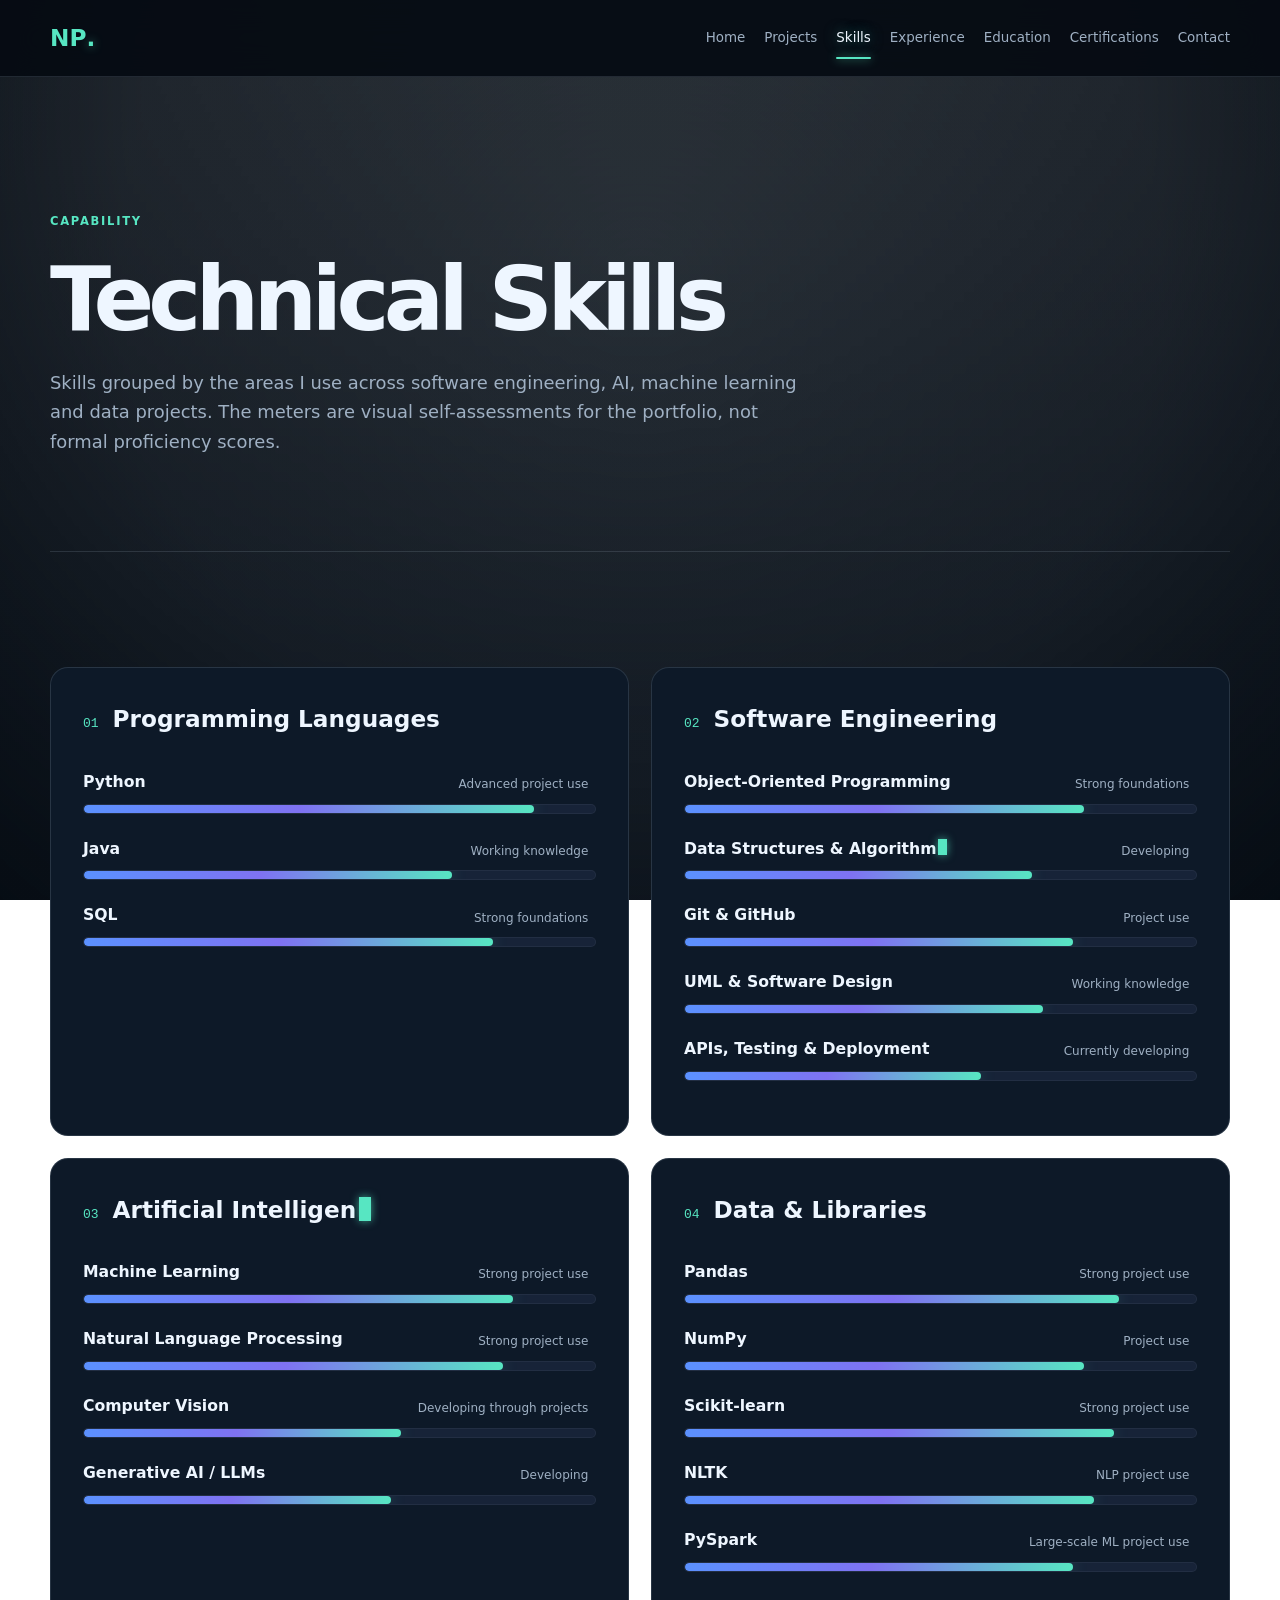
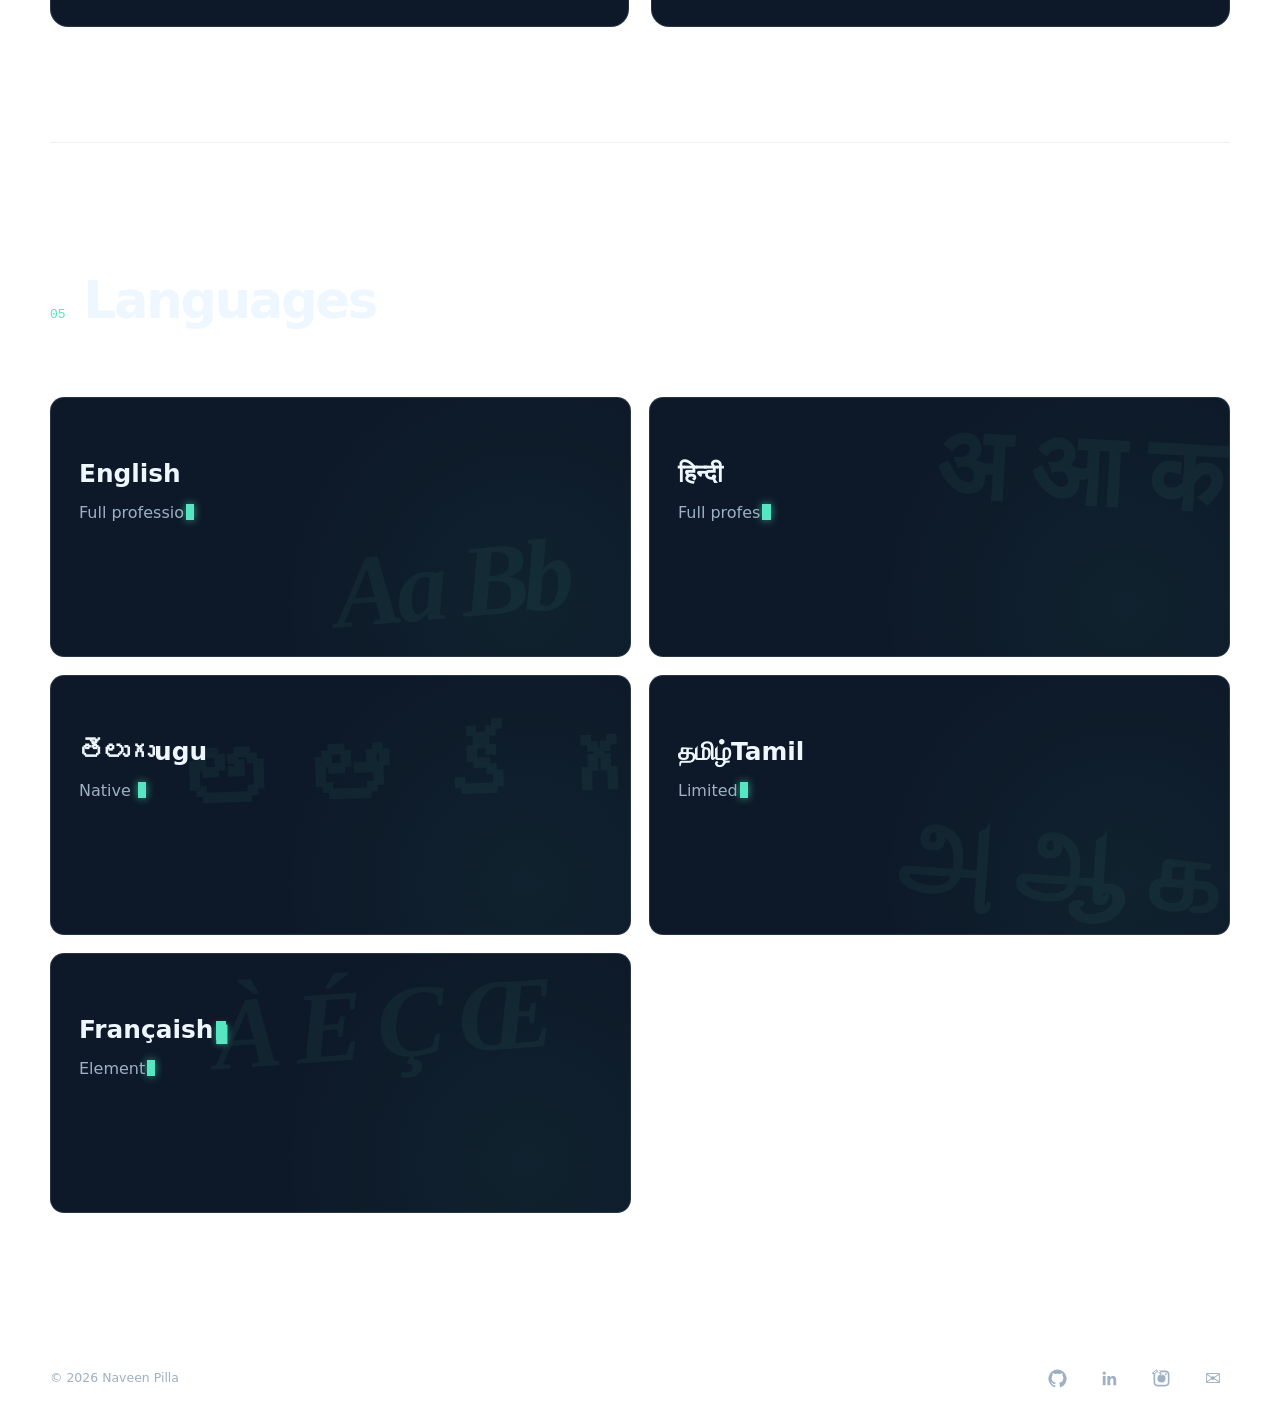
<file: skills.html>
<!doctype html><html lang="en"><head><meta charset="utf-8"><meta name="viewport" content="width=device-width,initial-scale=1"><meta name="description" content="Technical skills in software engineering, AI, machine learning and data."><title>Technical Skills — Naveen Pilla</title><link rel="stylesheet" href="style.css"></head><body><canvas id="matrix-bg" aria-hidden="true"></canvas><div class="matrix-vignette" aria-hidden="true"></div><a class="skip" href="#main">Skip to content</a><header class="site-header"><nav class="nav container"><a class="brand brand-expand" href="index.html" aria-label="Naveen Pilla home"><span class="brand-short">NP<span class="brand-dot">.</span></span><span class="brand-full"><span class="typed-name" data-text="Naveen Pilla"></span><span class="type-cursor" aria-hidden="true"></span></span></a><button class="menu-toggle" aria-label="Open navigation" aria-expanded="false">Menu</button><div class="nav-links"><a href="index.html">Home</a><a href="projects.html">Projects</a><a href="skills.html">Skills</a><a href="experience.html">Experience</a><a href="education.html">Education</a><a href="certifications.html">Certifications</a><a href="contact.html">Contact</a></div></nav></header><main id="main"><section class="pagehero container reveal"><p class="eyebrow">Capability</p><h1>Technical Skills</h1><p>Skills grouped by the areas I use across software engineering, AI, machine learning and data projects. The meters are visual self-assessments for the portfolio, not formal proficiency scores.</p></section>
<section class="section container"><div class="meter-grid">
<section class="meter-card reveal"><header><span>01</span><h2>Programming Languages</h2></header>
<div class="meter" data-level="88"><div class="meter-label"><b>Python</b><span>Advanced project use</span></div><div class="track"><i></i></div></div>
<div class="meter" data-level="72"><div class="meter-label"><b>Java</b><span>Working knowledge</span></div><div class="track"><i></i></div></div>
<div class="meter" data-level="80"><div class="meter-label"><b>SQL</b><span>Strong foundations</span></div><div class="track"><i></i></div></div>
</section>
<section class="meter-card reveal"><header><span>02</span><h2>Software Engineering</h2></header>
<div class="meter" data-level="78"><div class="meter-label"><b>Object-Oriented Programming</b><span>Strong foundations</span></div><div class="track"><i></i></div></div>
<div class="meter" data-level="68"><div class="meter-label"><b>Data Structures & Algorithms</b><span>Developing</span></div><div class="track"><i></i></div></div>
<div class="meter" data-level="76"><div class="meter-label"><b>Git & GitHub</b><span>Project use</span></div><div class="track"><i></i></div></div>
<div class="meter" data-level="70"><div class="meter-label"><b>UML & Software Design</b><span>Working knowledge</span></div><div class="track"><i></i></div></div>
<div class="meter" data-level="58"><div class="meter-label"><b>APIs, Testing & Deployment</b><span>Currently developing</span></div><div class="track"><i></i></div></div>
</section>
<section class="meter-card reveal"><header><span>03</span><h2>Artificial Intelligence</h2></header>
<div class="meter" data-level="84"><div class="meter-label"><b>Machine Learning</b><span>Strong project use</span></div><div class="track"><i></i></div></div>
<div class="meter" data-level="82"><div class="meter-label"><b>Natural Language Processing</b><span>Strong project use</span></div><div class="track"><i></i></div></div>
<div class="meter" data-level="62"><div class="meter-label"><b>Computer Vision</b><span>Developing through projects</span></div><div class="track"><i></i></div></div>
<div class="meter" data-level="60"><div class="meter-label"><b>Generative AI / LLMs</b><span>Developing</span></div><div class="track"><i></i></div></div>
</section>
<section class="meter-card reveal"><header><span>04</span><h2>Data & Libraries</h2></header>
<div class="meter" data-level="85"><div class="meter-label"><b>Pandas</b><span>Strong project use</span></div><div class="track"><i></i></div></div>
<div class="meter" data-level="78"><div class="meter-label"><b>NumPy</b><span>Project use</span></div><div class="track"><i></i></div></div>
<div class="meter" data-level="84"><div class="meter-label"><b>Scikit-learn</b><span>Strong project use</span></div><div class="track"><i></i></div></div>
<div class="meter" data-level="80"><div class="meter-label"><b>NLTK</b><span>NLP project use</span></div><div class="track"><i></i></div></div>
<div class="meter" data-level="76"><div class="meter-label"><b>PySpark</b><span>Large-scale ML project use</span></div><div class="track"><i></i></div></div>
</section>
</div></section><section class="section container reveal"><header class="section-head"><span>05</span><h2>Languages</h2></header><div class="grid"><article class="card language-card lang-en" data-script="Aa Bb Cc"><span class="script-bg">Aa Bb</span><h3>English</h3><p>Full professional proficiency</p></article><article class="card language-card lang-hi" data-script="अ आ क ख"><span class="script-bg">अ आ क ख</span><h3>Hindi</h3><p>Full professional proficiency</p></article><article class="card language-card lang-te" data-script="అ ఆ క గ"><span class="script-bg">అ ఆ క గ</span><h3>Telugu</h3><p>Native or bilingual proficiency</p></article><article class="card language-card lang-ta" data-script="அ ஆ க த"><span class="script-bg">அ ஆ க த</span><h3>Tamil</h3><p>Limited working proficiency</p></article><article class="card language-card lang-fr" data-script="À É Ç Œ"><span class="script-bg">À É Ç Œ</span><h3>French</h3><p>Elementary proficiency</p></article></div></section></main><footer class="footer container"><p>© 2026 Naveen Pilla</p><div><a href="https://github.com/Naveen62444" target="_blank" rel="noopener"><svg class="footer-icon" viewBox="0 0 24 24" aria-label="GitHub"><path d="M12 .7a11.5 11.5 0 0 0-3.64 22.4c.58.1.79-.25.79-.56v-2.16c-3.23.7-3.91-1.37-3.91-1.37-.53-1.34-1.29-1.7-1.29-1.7-1.05-.72.08-.71.08-.71 1.17.08 1.78 1.2 1.78 1.2 1.04 1.78 2.72 1.27 3.38.97.1-.75.41-1.27.74-1.56-2.58-.29-5.29-1.29-5.29-5.74 0-1.27.45-2.31 1.2-3.12-.12-.29-.52-1.48.11-3.08 0 0 .98-.31 3.16 1.19a10.9 10.9 0 0 1 5.76 0c2.2-1.5 3.17-1.19 3.17-1.19.63 1.6.23 2.79.11 3.08.75.81 1.2 1.85 1.2 3.12 0 4.46-2.72 5.44-5.31 5.73.42.36.79 1.07.79 2.16v3.2c0 .31.21.67.8.56A11.5 11.5 0 0 0 12 .7Z"/></svg></a><a href="https://www.linkedin.com/in/naveenpillauk/" target="_blank" rel="noopener noreferrer"><svg class="footer-icon" viewBox="0 0 24 24" aria-label="LinkedIn"><path d="M20.45 20.45h-3.56v-5.57c0-1.33-.03-3.04-1.85-3.04-1.85 0-2.14 1.45-2.14 2.94v5.67H9.34V8.98h3.42v1.57h.05c.48-.9 1.64-1.85 3.37-1.85 3.6 0 4.27 2.37 4.27 5.46v6.29ZM5.32 7.41a2.06 2.06 0 1 1 0-4.12 2.06 2.06 0 0 1 0 4.12Zm1.78 13.04H3.54V8.98H7.1v11.47Z"/></svg></a><a href="https://www.instagram.com/nav_62444/" target="_blank" rel="noopener"><svg class="footer-icon" viewBox="0 0 24 24" aria-label="Instagram"><path d="M7.2 2h9.6A5.2 5.2 0 0 1 22 7.2v9.6a5.2 5.2 0 0 1-5.2 5.2H7.2A5.2 5.2 0 0 1 2 16.8V7.2A5.2 5.2 0 0 1 7.2 2Zm-.18 2A3.02 3.02 0 0 0 4 7.02v9.96A3.02 3.02 0 0 0 7.02 20h9.96A3.02 3.02 0 0 0 20 16.98V7.02A3.02 3.02 0 0 0 16.98 4H7.02Zm10.4 1.5a1.22 1.22 0 1 1 0 2.44 1.22 1.22 0 0 1 0-2.44ZM12 6.86A5.14 5.14 0 1 1 12 17.14 5.14 5.14 0 0 1 12 6.86Zm0 2A3.14 3.14 0 1 0 0 6.28 3.14 3.14 0 0 0 0-6.28Z"/></svg></a><a href="mailto:pillanaveen62444@outlook.com"><span class="footer-email-icon" aria-label="Email">✉</span></a></div></footer><script src="script.js"></script></body></html>
</file>
<file: style.css>
:root{--bg:#07101c;--surface:#0d1928;--surface2:#102033;--text:#eef6ff;--muted:#9fb0c3;--line:rgba(159,176,195,.18);--accent:#57e6c2;--blue:#6db7ff;--max:1180px}*{box-sizing:border-box;margin:0;padding:0}html{scroll-behavior:smooth}body{background:var(--bg);color:var(--text);font-family:Inter,ui-sans-serif,system-ui,-apple-system,"Segoe UI",sans-serif;line-height:1.65;-webkit-font-smoothing:antialiased}a{color:inherit;text-decoration:none}.container{width:min(var(--max),calc(100% - 48px));margin:auto}.skip{position:absolute;left:-9999px}.site-header{position:sticky;top:0;z-index:100;background:rgba(7,16,28,.9);backdrop-filter:blur(16px);border-bottom:1px solid var(--line)}.nav{height:76px;display:flex;align-items:center;justify-content:space-between;gap:18px}.brand{font-weight:900;font-size:1.45rem}.brand span,.eyebrow,.section-head span,.skill header span{color:var(--accent)}.nav-links{display:flex;gap:19px;color:var(--muted);font-size:.84rem}.nav-links a:hover{color:white}.nav-cta{border:1px solid var(--line);border-radius:999px;padding:9px 14px;font-size:.82rem}.menu-toggle{display:none}.hero{min-height:calc(100vh - 76px);display:grid;grid-template-columns:1.35fr .65fr;align-items:center;gap:80px;padding:85px 0}.eyebrow{font-weight:850;font-size:.72rem;letter-spacing:.15em;text-transform:uppercase;margin-bottom:18px}.hero h1,.pagehero h1{font-size:clamp(3.4rem,7vw,7rem);line-height:.95;letter-spacing:-.065em}.intro,.pagehero>p:last-child{color:var(--muted);font-size:1.12rem;max-width:760px;margin-top:26px}.open{margin-top:22px;color:#cbd7e3}.open i{display:inline-block;width:9px;height:9px;border-radius:50%;background:var(--accent);margin-right:9px;box-shadow:0 0 14px var(--accent)}.actions{display:flex;gap:14px;flex-wrap:wrap;margin-top:30px}.btn{display:inline-flex;min-height:48px;align-items:center;border:1px solid var(--line);border-radius:8px;padding:0 20px;font-weight:750}.btn.primary{background:var(--accent);color:#042019}.btn:hover{transform:translateY(-2px)}.focus,.cv{background:linear-gradient(145deg,var(--surface2),var(--surface));border:1px solid var(--line);border-radius:18px;padding:30px}.focus>small,.cv>small{color:var(--muted);letter-spacing:.13em}.focus>p{border-top:1px solid var(--line);padding:15px 0;font-weight:650}.focus>p:first-of-type{margin-top:18px}.focus b{color:var(--accent);font-family:monospace;margin-right:13px}.focus>div{display:flex;justify-content:space-between;border-top:1px solid var(--line);padding-top:20px}.focus>div span{color:var(--muted)}.section{padding:115px 0;border-top:1px solid var(--line)}.section-head{display:flex;gap:18px;align-items:baseline;margin-bottom:55px}.section-head h2{font-size:clamp(2rem,4vw,3.4rem);letter-spacing:-.045em}.section-head span{font-family:monospace}.about{display:grid;grid-template-columns:.85fr 1.15fr;gap:80px}.big{font-size:clamp(1.45rem,2.7vw,2.25rem);line-height:1.28}.about div{color:var(--muted)}.about div p+p{margin-top:20px}.grid{display:grid;grid-template-columns:repeat(2,1fr);gap:18px}.card{background:var(--surface);border:1px solid var(--line);border-radius:14px;padding:28px;min-height:240px;transition:.25s}.card:hover{transform:translateY(-4px);border-color:rgba(87,230,194,.55);background:var(--surface2)}.card small,.card em,.feature em,.edu em{color:var(--accent);font-style:normal;font-size:.68rem;font-weight:850;letter-spacing:.1em}.card h3{font-size:1.55rem;margin:28px 0 5px}.card h4{color:var(--accent);font-size:.9rem;margin-bottom:16px}.card p,.feature p,.edu p{color:var(--muted)}.footer{min-height:100px;display:flex;justify-content:space-between;align-items:center;color:var(--muted);font-size:.78rem}.footer div{display:flex;gap:18px;flex-wrap:wrap}.pagehero{padding:135px 0 95px}.feature{display:grid;grid-template-columns:1.4fr .6fr;gap:50px;padding:45px 0;border-top:1px solid var(--line)}.feature:last-child{border-bottom:1px solid var(--line)}.feature h3{font-size:2rem;margin:16px 0}.feature aside{display:grid;align-content:start}.feature aside strong{font-size:1.8rem;border-left:1px solid var(--line);padding-left:18px}.feature aside small{color:var(--muted);border-left:1px solid var(--line);padding:0 0 16px 18px}.tags{display:flex;gap:8px;flex-wrap:wrap;margin-top:22px}.tags span{border:1px solid var(--line);border-radius:999px;padding:5px 9px;font-size:.73rem;color:#c7d4e2}.skill{display:grid;grid-template-columns:.55fr 1.45fr;gap:60px;border-top:1px solid var(--line);padding:42px 0}.skill header h2{font-size:2rem}.skill ul{list-style:none}.skill li{padding:18px 0;border-bottom:1px solid var(--line);opacity:0;transform:translateX(25px);transition:.55s ease}.skill li.show{opacity:1;transform:none}.skill li p{color:var(--muted);margin-top:4px}.experience{display:grid;grid-template-columns:.45fr 1.55fr;gap:65px}.experience aside{display:flex;flex-direction:column;color:var(--muted)}.experience h2{font-size:2.6rem}.experience h3{color:var(--accent);margin-bottom:20px}.experience ul{color:var(--muted);padding-left:20px}.experience li+li{margin-top:12px}.edu{display:grid;grid-template-columns:180px 1fr;gap:45px;background:var(--surface);border:1px solid var(--line);border-radius:16px;padding:35px;margin-bottom:20px}.edu>b{font-size:2.5rem;color:var(--accent)}.edu h2{font-size:2rem;margin:16px 0 4px}.edu h3{color:var(--muted);margin-bottom:14px}.edu ul{color:var(--muted);padding-left:20px;margin-top:18px}.empty{max-width:850px}.empty small{color:var(--accent);letter-spacing:.12em}.empty h2{font-size:clamp(2rem,5vw,4rem);line-height:1.1;margin:22px 0}.empty p{color:var(--muted)}.contact{display:grid;grid-template-columns:1.2fr .8fr;gap:70px}.contact>div>h2{font-size:3rem}.contact>div>p,.cv p{color:var(--muted);margin:16px 0 25px}.links{display:grid}.links a{display:flex;justify-content:space-between;border-top:1px solid var(--line);padding:18px 0}.links span{color:var(--muted)}.cv h2{font-size:2rem;margin-top:15px}.cv span{display:block;color:var(--muted);font-size:.75rem;margin-top:14px}.reveal{opacity:0;transform:translateY(28px);transition:.7s ease}.reveal.visible{opacity:1;transform:none}@media(max-width:980px){.nav-links{display:none}.menu-toggle{display:block;background:none;color:white;border:1px solid var(--line);border-radius:8px;padding:8px 12px}.nav-links.open{display:flex;position:absolute;top:76px;left:0;right:0;background:var(--surface);padding:24px;flex-direction:column}.nav-cta{display:none}.hero,.about,.feature,.contact,.skill,.experience{grid-template-columns:1fr}.hero{gap:45px}.edu{grid-template-columns:1fr}}@media(max-width:650px){.container{width:calc(100% - 28px)}.hero{min-height:auto;padding:85px 0}.hero h1,.pagehero h1{font-size:clamp(3rem,16vw,4.5rem)}.section{padding:82px 0}.grid{grid-template-columns:1fr}.footer{align-items:flex-start;justify-content:center;flex-direction:column;gap:9px}.links a{align-items:flex-start;flex-direction:column;gap:3px}.pagehero{padding:100px 0 70px}}


/* Interactive outer glow */
.card, .focus, .feature, .skill, .experience, .edu, .empty, .links a {
  position: relative;
  transition: transform .25s ease, border-color .25s ease, box-shadow .25s ease, background .25s ease;
}
.card:hover, .card:focus-within,
.focus:hover, .focus:focus-within,
.feature:hover, .feature:focus-within,
.skill:hover, .skill:focus-within,
.experience:hover, .experience:focus-within,
.edu:hover, .edu:focus-within,
.empty:hover, .empty:focus-within {
  border-color: rgba(87,230,194,.75);
  box-shadow: 0 0 0 1px rgba(87,230,194,.18), 0 0 22px rgba(87,230,194,.16), 0 18px 45px rgba(0,0,0,.24);
}
.card.is-selected, .focus.is-selected, .feature.is-selected, .skill.is-selected, .experience.is-selected, .edu.is-selected, .empty.is-selected {
  border-color: var(--accent);
  box-shadow: 0 0 0 1px rgba(87,230,194,.28), 0 0 30px rgba(87,230,194,.28), 0 22px 60px rgba(0,0,0,.28);
  background: linear-gradient(145deg, rgba(16,32,51,.98), rgba(13,25,40,.98));
}
.links a:hover, .links a:focus-visible {
  box-shadow: inset 3px 0 0 var(--accent), 0 0 20px rgba(87,230,194,.09);
  padding-left: 14px;
  color: var(--text);
}
.nav-links a.active {
  color: var(--text);
  text-shadow: 0 0 14px rgba(87,230,194,.55);
  position: relative;
}
.nav-links a.active::after {
  content:"";
  position:absolute;
  left:0; right:0; bottom:-10px;
  height:2px;
  background:var(--accent);
  box-shadow:0 0 10px rgba(87,230,194,.75);
  border-radius:2px;
}


/* Animated skill meters */
.meter-grid{display:grid;grid-template-columns:repeat(2,1fr);gap:22px}.meter-card{background:var(--surface);border:1px solid var(--line);border-radius:18px;padding:32px;transition:border-color .25s ease,box-shadow .25s ease,transform .25s ease}.meter-card:hover{border-color:rgba(87,230,194,.62);box-shadow:0 0 0 1px rgba(87,230,194,.12),0 0 24px rgba(87,230,194,.12);transform:translateY(-3px)}.meter-card header{display:flex;gap:14px;align-items:baseline;margin-bottom:30px}.meter-card header span{color:var(--accent);font-family:monospace}.meter-card header h2{font-size:1.45rem}.meter{margin:22px 0}.meter-label{display:flex;justify-content:space-between;align-items:flex-end;gap:18px;margin-bottom:9px}.meter-label b{font-size:.98rem}.meter-label span{color:var(--muted);font-size:.75rem;text-align:right}.track{height:10px;background:#172338;border-radius:999px;overflow:hidden;border:1px solid rgba(159,176,195,.08)}.track i{display:block;width:0;height:100%;border-radius:999px;background:linear-gradient(90deg,#5b91ff 0%,#7f72f2 48%,var(--accent) 100%);box-shadow:0 0 16px rgba(87,230,194,.28);transition:width 1.25s cubic-bezier(.22,1,.36,1)}.meter-card.meters-active .meter .track i{width:var(--meter-level)}
@media(max-width:800px){.meter-grid{grid-template-columns:1fr}.meter-card{padding:24px}.meter-label{align-items:flex-start;flex-direction:column;gap:2px}.meter-label span{text-align:left}}
@media(prefers-reduced-motion:reduce){.track i{transition:none}.reveal{transition:none}}


/* Rounded project feature panels: softer than the previous sharp rectangular outline */
.feature {
  background: linear-gradient(145deg, rgba(13,25,40,.78), rgba(7,16,28,.62));
  border: 1px solid rgba(159,176,195,.16) !important;
  border-radius: 22px;
  padding: 42px 34px;
  margin-bottom: 24px;
  overflow: hidden;
}
.feature:last-child { border-bottom: 1px solid rgba(159,176,195,.16) !important; }
.feature:hover, .feature:focus-within, .feature.is-selected {
  border-color: rgba(87,230,194,.62) !important;
  box-shadow: 0 0 0 1px rgba(87,230,194,.10), 0 0 26px rgba(87,230,194,.13), 0 20px 55px rgba(0,0,0,.24);
}
.feature aside {
  border-left: 1px solid var(--line);
  padding-left: 22px;
}
.feature aside strong, .feature aside small {
  border-left: 0 !important;
  padding-left: 0 !important;
}
@media(max-width:980px){.feature aside{border-left:0;border-top:1px solid var(--line);padding:22px 0 0}.feature{padding:30px 26px}}


/* Experience & certification rounded panels */
.experience-list{display:grid;gap:26px}.experience-box{background:linear-gradient(145deg,rgba(13,25,40,.82),rgba(7,16,28,.68));border:1px solid rgba(159,176,195,.16);border-radius:22px;padding:38px 34px;transition:.25s ease}.experience-box:hover,.experience-box:focus-within{border-color:rgba(87,230,194,.62);box-shadow:0 0 0 1px rgba(87,230,194,.10),0 0 26px rgba(87,230,194,.13),0 20px 55px rgba(0,0,0,.24)}.cert-grid{display:grid;grid-template-columns:repeat(2,1fr);gap:18px}.cert-card{background:var(--surface);border:1px solid var(--line);border-radius:18px;padding:28px;min-height:235px;transition:.25s ease}.cert-card:hover{transform:translateY(-4px);border-color:rgba(87,230,194,.62);box-shadow:0 0 24px rgba(87,230,194,.12)}.cert-card>span{color:var(--accent);font-size:.72rem;letter-spacing:.08em;text-transform:uppercase}.cert-card h2{font-size:1.35rem;line-height:1.25;margin:24px 0 7px}.cert-card h3{color:var(--muted);font-size:.9rem}.cert-card a{display:inline-block;color:var(--accent);font-size:.82rem;margin-top:24px}@media(max-width:800px){.cert-grid{grid-template-columns:1fr}.experience-box{padding:28px 24px}}


/* Education layout fix: prevent degree labels and metadata from overlapping */
.education-list{display:grid;gap:24px}.education-list .edu{grid-template-columns:minmax(220px,260px) minmax(0,1fr);align-items:start;column-gap:48px;row-gap:18px;padding:38px 40px;border-radius:22px;overflow:hidden}.education-list .edu>b{font-size:clamp(2rem,3.2vw,3rem);line-height:1.05;overflow-wrap:anywhere;word-break:normal}.education-list .edu>div{min-width:0}.education-list .edu em{display:block;position:static;margin:0 0 14px 0;white-space:normal;line-height:1.4}.education-list .edu h2{margin:0 0 6px 0;line-height:1.15;overflow-wrap:anywhere}.education-list .edu h3{line-height:1.35;overflow-wrap:anywhere}.education-list .edu p,.education-list .edu li{overflow-wrap:anywhere}.education-list .edu ul{margin-top:18px}@media(max-width:900px){.education-list .edu{grid-template-columns:1fr;gap:18px;padding:30px}.education-list .edu>b{margin-bottom:2px}}@media(max-width:520px){.education-list .edu{padding:24px 20px}.education-list .edu h2{font-size:1.6rem}.education-list .edu>b{font-size:2rem}}

.cert-note{color:var(--muted);font-size:.84rem;margin-top:16px}.cert-card p.cert-note{line-height:1.55}


/* Expanded project details */
.project-detail h4,.project-long h4{color:var(--accent);font-size:.92rem;margin:4px 0 18px}.project-detail ul,.project-long ul{color:var(--muted);padding-left:20px;margin-top:20px}.project-detail li,.project-long li{margin:9px 0}.project-grid-expanded{display:grid;grid-template-columns:repeat(2,minmax(0,1fr));gap:20px}.project-long{min-height:560px;display:flex;flex-direction:column}.project-long .tags{margin-top:auto;padding-top:24px}@media(max-width:900px){.project-grid-expanded{grid-template-columns:1fr}.project-long{min-height:0}}


/* Expandable NP brand */
.brand-expand{position:relative;display:inline-flex;align-items:center;min-width:54px;height:42px;overflow:visible;white-space:nowrap}.brand-expand .brand-short{display:inline-flex;align-items:center;transform:translateX(0);opacity:1;transition:opacity .22s ease,transform .32s cubic-bezier(.22,1,.36,1)}.brand-expand .brand-dot{color:var(--accent);text-shadow:0 0 10px rgba(87,230,194,.7)}.brand-expand .brand-full{position:absolute;left:0;display:inline-flex;align-items:center;gap:8px;opacity:0;transform:translateX(-10px) scale(.96);pointer-events:none;background:rgba(7,16,28,.96);border:1px solid transparent;border-radius:999px;padding:7px 13px 7px 10px;transition:opacity .22s ease,transform .34s cubic-bezier(.22,1,.36,1),border-color .25s ease,box-shadow .25s ease}.brand-expand:hover .brand-short,.brand-expand:focus-visible .brand-short{opacity:0;transform:translateX(8px)}.brand-expand:hover .brand-full,.brand-expand:focus-visible .brand-full{opacity:1;transform:translateX(0) scale(1);border-color:rgba(87,230,194,.48);box-shadow:0 0 0 1px rgba(87,230,194,.08),0 0 24px rgba(87,230,194,.18);pointer-events:auto}.wink{display:inline-block;font-size:1.15em;transform-origin:50% 65%}.brand-expand:hover .wink,.brand-expand:focus-visible .wink{animation:winkHello .85s ease .12s 1}@keyframes winkHello{0%{transform:rotate(0) scale(1)}20%{transform:rotate(-10deg) scale(1.12)}42%{transform:rotate(8deg) scale(1.08)}64%{transform:rotate(-4deg) scale(1.06)}100%{transform:rotate(0) scale(1)}}@media(prefers-reduced-motion:reduce){.brand-expand .brand-short,.brand-expand .brand-full{transition:none}.brand-expand:hover .wink,.brand-expand:focus-visible .wink{animation:none}}@media(max-width:650px){.brand-expand .brand-full{font-size:.95rem}}


/* Smooth typewriter treatment for expanded brand name */
.typed-name{display:inline-block;min-width:0}.type-cursor{display:inline-block;width:2px;height:1.05em;background:var(--accent);border-radius:2px;margin-left:1px;opacity:0;box-shadow:0 0 8px rgba(87,230,194,.55);vertical-align:-.1em}.brand-expand.typing .type-cursor{opacity:1;animation:cursorBlink .75s step-end infinite}.brand-expand.typed .type-cursor{opacity:.55;animation:cursorBlink 1s step-end 2}.brand-expand .wink{opacity:0;transform:translateX(-5px) rotate(-8deg) scale(.85);transition:opacity .28s ease,transform .38s cubic-bezier(.22,1,.36,1)}.brand-expand.typed .wink{opacity:1;transform:translateX(0) rotate(0) scale(1);animation:winkHello .85s ease .08s 1}@keyframes cursorBlink{0%,48%{opacity:1}49%,100%{opacity:.12}}@media(prefers-reduced-motion:reduce){.type-cursor{display:none}.brand-expand .wink{transition:none}.brand-expand.typed .wink{animation:none}}


/* Brand typewriter: no box, border, pill or background around the name */
.brand-expand .brand-full,
.brand-expand:hover .brand-full,
.brand-expand:focus-visible .brand-full {
  background: transparent !important;
  border: 0 !important;
  border-radius: 0 !important;
  box-shadow: none !important;
  padding: 0 !important;
}


/* Animated wink emoji after typewriter completes */
.brand-expand .wink{display:inline-block;opacity:0;transform-origin:50% 65%;will-change:transform,opacity,filter}.brand-expand.typed .wink{opacity:1;animation:winkLoop 2.8s ease-in-out .12s infinite}.brand-expand.typed .wink::after{content:""}@keyframes winkLoop{0%{transform:translateY(0) rotate(0) scale(1);filter:brightness(1)}7%{transform:translateY(-1px) rotate(-5deg) scale(1.05)}13%{transform:translateY(0) rotate(4deg) scale(.96);filter:brightness(1.08)}19%{transform:translateY(-1px) rotate(-4deg) scale(1.06)}27%{transform:translateY(0) rotate(0) scale(1);filter:brightness(1)}100%{transform:translateY(0) rotate(0) scale(1);filter:brightness(1)}}@media(prefers-reduced-motion:reduce){.brand-expand.typed .wink{animation:none}}


/* Matrix-inspired ambient background and scroll reveal */
#matrix-bg{position:fixed;inset:0;width:100%;height:100%;z-index:-3;pointer-events:none;background:#050b12}.matrix-vignette{position:fixed;inset:0;z-index:-2;pointer-events:none;background:radial-gradient(circle at 50% 30%,rgba(5,18,18,.08) 0%,rgba(5,11,18,.38) 58%,rgba(5,11,18,.92) 100%),linear-gradient(180deg,rgba(7,16,28,.35),rgba(7,16,28,.74))}body{background:transparent}.site-header{background:rgba(5,11,18,.9)}
.matrix-reveal{opacity:0;transform:translateY(22px);filter:blur(7px);clip-path:inset(0 100% 0 0);transition:opacity .52s ease,transform .68s cubic-bezier(.22,1,.36,1),filter .58s ease,clip-path .9s cubic-bezier(.22,1,.36,1)}.matrix-reveal.matrix-visible{opacity:1;transform:none;filter:blur(0);clip-path:inset(0 0 0 0)}.matrix-reveal::selection{background:rgba(87,230,194,.28);color:#fff}.matrix-scan{position:relative}.matrix-scan::after{content:"";position:absolute;left:0;top:0;width:100%;height:1px;background:linear-gradient(90deg,transparent,rgba(87,230,194,.75),transparent);opacity:0;box-shadow:0 0 13px rgba(87,230,194,.5);pointer-events:none}.matrix-scan.matrix-visible::after{animation:matrixScanLine .85s ease-out 1}@keyframes matrixScanLine{0%{top:0;opacity:.9}100%{top:100%;opacity:0}}@media(prefers-reduced-motion:reduce){#matrix-bg{display:none}.matrix-vignette{background:#07101c}.matrix-reveal{opacity:1;transform:none;filter:none;clip-path:none;transition:none}.matrix-scan.matrix-visible::after{animation:none}}


/* Matrix visibility fix: content remains visible even if JS/intersection observer is delayed or blocked */
#matrix-bg{z-index:0!important;opacity:.72}.matrix-vignette{z-index:1!important}.site-header{z-index:100!important}main,.footer{position:relative;z-index:2}.matrix-reveal{opacity:1!important;transform:none!important;filter:none!important;clip-path:none!important}.matrix-reveal:not(.matrix-visible){animation:matrixSafeReveal .78s cubic-bezier(.22,1,.36,1) both}.matrix-reveal.matrix-visible{animation:matrixSafeReveal .78s cubic-bezier(.22,1,.36,1) both}@keyframes matrixSafeReveal{0%{opacity:.08;transform:translateY(18px);filter:blur(4px)}45%{opacity:.7;filter:blur(1px)}100%{opacity:1;transform:none;filter:none}}.hero,.pagehero,.section{position:relative;z-index:2}.hero>*,.pagehero>*,.section>*{position:relative;z-index:3}@media(prefers-reduced-motion:reduce){.matrix-reveal,.matrix-reveal.matrix-visible{animation:none!important}}


/* Matrix terminal typing cursor for scroll-revealed text */
.terminal-typing{position:relative}.terminal-typing::after{content:"";display:inline-block;width:.55em;height:1.05em;margin-left:.12em;vertical-align:-.12em;background:var(--accent);box-shadow:0 0 8px rgba(87,230,194,.72);animation:terminalCursorBlink .68s step-end infinite}.terminal-typed::after{animation:terminalCursorStop .65s step-end 2 forwards}.terminal-waiting{visibility:hidden}.terminal-line{visibility:visible}.terminal-line[data-terminal-ready="1"]{visibility:hidden}@keyframes terminalCursorBlink{0%,48%{opacity:1}49%,100%{opacity:.1}}@keyframes terminalCursorStop{0%,48%{opacity:1}49%,100%{opacity:.1}}@media(prefers-reduced-motion:reduce){.terminal-waiting,.terminal-line[data-terminal-ready="1"]{visibility:visible}.terminal-typing::after,.terminal-typed::after{display:none}}

/* Wink removed from brand */
.wink{display:none!important;animation:none!important}

/* Final typewriter stability override */
main,.footer{position:relative;z-index:2}.reveal,.matrix-reveal,.terminal-line,.terminal-waiting,.terminal-typing{visibility:visible!important}.terminal-typing::after{content:"";display:inline-block;width:.52em;height:1.02em;margin-left:.12em;vertical-align:-.12em;background:var(--accent);box-shadow:0 0 8px rgba(87,230,194,.65);animation:terminalCursorBlink .7s step-end infinite}.terminal-typed::after{content:"";display:inline-block;width:.52em;height:1.02em;margin-left:.12em;vertical-align:-.12em;background:var(--accent);animation:terminalCursorStop .65s step-end 2 forwards}@keyframes terminalCursorBlink{0%,48%{opacity:1}49%,100%{opacity:.08}}@keyframes terminalCursorStop{0%,48%{opacity:1}49%,100%{opacity:0}}


/* Language cards with native-script background typography */
.language-card{position:relative;overflow:hidden;isolation:isolate;min-height:260px}.language-card .script-bg{position:absolute;right:24px;bottom:8px;z-index:-1;font-size:clamp(4.5rem,8vw,8.6rem);font-weight:800;line-height:1;letter-spacing:-.06em;color:rgba(87,230,194,.055);user-select:none;pointer-events:none;white-space:nowrap;transform:rotate(-4deg);transition:color .35s ease,transform .45s cubic-bezier(.22,1,.36,1),filter .35s ease}.language-card::before{content:"";position:absolute;inset:0;z-index:-2;background:radial-gradient(circle at 82% 80%,rgba(87,230,194,.055),transparent 48%);opacity:.8}.language-card:hover .script-bg,.language-card.is-selected .script-bg{color:rgba(87,230,194,.13);transform:rotate(-2deg) scale(1.035);filter:drop-shadow(0 0 12px rgba(87,230,194,.13))}.language-card h3,.language-card p{position:relative;z-index:1}.lang-hi .script-bg,.lang-te .script-bg,.lang-ta .script-bg{font-family:"Noto Sans Devanagari","Noto Sans Telugu","Noto Sans Tamil","Nirmala UI","Arial Unicode MS",sans-serif;letter-spacing:-.02em}.lang-en .script-bg,.lang-fr .script-bg{font-family:Georgia,"Times New Roman",serif;font-style:italic}.language-card:hover::after{content:"";position:absolute;left:28px;right:28px;bottom:24px;height:1px;background:linear-gradient(90deg,var(--accent),transparent);box-shadow:0 0 8px rgba(87,230,194,.4)}


/* Employer logo watermarks - intentionally decorative and subdued */
.experience-box{position:relative;overflow:hidden;isolation:isolate}.experience-box>aside,.experience-box>div{position:relative;z-index:2}.employer-watermark{position:absolute;z-index:0;left:20px;bottom:16px;pointer-events:none;user-select:none;opacity:.055;filter:grayscale(1) blur(.7px) brightness(1.5);object-fit:contain;object-position:left bottom;mix-blend-mode:screen;transition:opacity .35s ease,filter .35s ease,transform .45s ease}.lloyds-watermark{width:clamp(135px,16vw,240px);height:clamp(135px,16vw,240px);transform:translate(-12px,22px) scale(1.08)}.sainsburys-watermark{width:clamp(220px,25vw,390px);height:auto;transform:translate(-16px,8px)}.experience-box:hover .employer-watermark,.experience-box.is-selected .employer-watermark{opacity:.085;filter:grayscale(1) blur(.45px) brightness(1.7)}@media(max-width:800px){.employer-watermark{opacity:.04}.lloyds-watermark{width:150px;height:150px}.sainsburys-watermark{width:230px}}


/* Sainsbury's transparent watermark correction */
.sainsburys-watermark{background:transparent!important;mix-blend-mode:screen!important;opacity:.075!important;filter:grayscale(1) brightness(1.55) blur(.35px)!important;object-fit:contain!important;object-position:left bottom!important}.experience-box:hover .sainsburys-watermark,.experience-box.is-selected .sainsburys-watermark{opacity:.11!important;filter:grayscale(1) brightness(1.75) blur(.2px)!important}


/* User-supplied Sainsbury's transparent orange masterbrand watermark */
.sainsburys-watermark{left:24px!important;bottom:20px!important;width:clamp(240px,25vw,420px)!important;height:auto!important;background:transparent!important;opacity:.075!important;filter:blur(1.6px) saturate(.72) brightness(.92)!important;mix-blend-mode:screen!important;transform:translate(-12px,8px)!important}.experience-box:hover .sainsburys-watermark,.experience-box.is-selected .sainsburys-watermark{opacity:.11!important;filter:blur(1px) saturate(.82) brightness(1)!important}


/* Education institution watermark backgrounds */
.education-list .edu{position:relative;overflow:hidden;isolation:isolate}.education-list .edu>b,.education-list .edu>div{position:relative;z-index:2}.edu-watermark{position:absolute;left:20px;bottom:14px;z-index:0;pointer-events:none;user-select:none;object-fit:contain;object-position:left bottom;opacity:.055;filter:grayscale(1) blur(1.15px) brightness(1.5);mix-blend-mode:screen;transition:opacity .35s ease,filter .35s ease,transform .45s cubic-bezier(.22,1,.36,1)}.edu-uel .edu-watermark{width:clamp(240px,25vw,390px);max-height:150px;transform:translate(-10px,4px)}.edu-aliet .edu-watermark{width:clamp(135px,14vw,210px);height:clamp(135px,14vw,210px);transform:translate(-8px,25px) scale(1.08)}.edu-pb .edu-watermark{width:clamp(125px,13vw,190px);height:clamp(150px,15vw,220px);transform:translate(-6px,28px) scale(1.08)}.edu-vps .edu-watermark{width:clamp(125px,13vw,190px);height:clamp(155px,16vw,225px);transform:translate(-5px,30px) scale(1.08)}.education-list .edu:hover .edu-watermark,.education-list .edu.is-selected .edu-watermark{opacity:.09;filter:grayscale(1) blur(.65px) brightness(1.7)}@media(max-width:800px){.edu-watermark{opacity:.038}.edu-uel .edu-watermark{width:220px}.edu-aliet .edu-watermark,.edu-pb .edu-watermark,.edu-vps .edu-watermark{width:135px;height:150px}}


/* Contact platform icons */
.contact-label{display:inline-flex;align-items:center;gap:12px}.contact-icon{width:23px;height:23px;flex:0 0 23px;display:inline-flex;align-items:center;justify-content:center;color:var(--accent);transition:transform .22s ease,filter .22s ease}.brand-icon{fill:currentColor}.email-icon{font-size:22px;line-height:1}.links a:hover .contact-icon,.links a:focus-visible .contact-icon{transform:translateY(-1px) scale(1.12);filter:drop-shadow(0 0 7px rgba(87,230,194,.55))}.links a:hover .instagram-icon{color:#f4a45f}.links a:hover .contact-label{color:var(--text)}


/* Contact rows: icon first, then platform text, account detail on right */
.links a{display:grid!important;grid-template-columns:minmax(145px,220px) minmax(0,1fr);align-items:center;gap:22px}.contact-label{display:inline-flex!important;align-items:center;gap:13px;font-weight:650;color:var(--muted);white-space:nowrap}.contact-icon{order:0}.contact-label:not(.contact-icon){order:1}.links a>b{justify-self:end;text-align:right;min-width:0;overflow-wrap:anywhere}@media(max-width:650px){.links a{grid-template-columns:1fr;gap:7px}.links a>b{justify-self:start;text-align:left;padding-left:36px}}


/* Footer uses icons only; contact page retains icon + text */
.footer a{display:inline-flex;align-items:center;justify-content:center;width:34px;height:34px;border-radius:50%;color:var(--muted);transition:color .2s ease,transform .2s ease,background .2s ease,box-shadow .2s ease}.footer a:hover,.footer a:focus-visible{color:var(--accent);background:rgba(87,230,194,.07);transform:translateY(-2px);box-shadow:0 0 14px rgba(87,230,194,.12)}.footer-icon{width:19px;height:19px;fill:currentColor}.footer-email-icon{font-size:19px;line-height:1}


/* Contact layout: platform icon + name on left, hyperlink/account value on right */
.contact .links a{display:grid!important;grid-template-columns:minmax(190px,260px) minmax(300px,1fr)!important;align-items:center!important;column-gap:64px!important;padding:20px 0!important}.contact .contact-label{justify-self:start!important;display:inline-flex!important;align-items:center!important;gap:14px!important;color:var(--muted)!important;font-weight:650!important}.contact .links a>b{justify-self:end!important;text-align:right!important;color:var(--text)!important;max-width:100%!important}.contact .contact-icon{flex:0 0 23px!important}@media(max-width:760px){.contact .links a{grid-template-columns:1fr!important;row-gap:8px!important}.contact .links a>b{justify-self:start!important;text-align:left!important;padding-left:37px!important}}


/* FINAL contact column order: label + icon LEFT, clickable value RIGHT */
.contact .links a{display:grid!important;grid-template-columns:260px minmax(340px,1fr)!important;column-gap:80px!important;align-items:center!important;width:100%!important}.contact .links a .contact-label{grid-column:1!important;grid-row:1!important;justify-self:start!important;text-align:left!important}.contact .links a>b{grid-column:2!important;grid-row:1!important;justify-self:end!important;text-align:right!important;padding-left:0!important}.contact .links{width:100%!important;max-width:900px!important}@media(max-width:760px){.contact .links a{grid-template-columns:1fr!important;row-gap:8px!important}.contact .links a .contact-label{grid-column:1!important;grid-row:1!important}.contact .links a>b{grid-column:1!important;grid-row:2!important;justify-self:start!important;text-align:left!important;padding-left:37px!important}}

/* Exact user-supplied University of East London logo */
.edu-uel{position:relative;overflow:hidden;isolation:isolate}.edu-uel>b,.edu-uel>div{position:relative;z-index:2}.edu-uel .edu-watermark{position:absolute!important;left:20px!important;bottom:16px!important;width:clamp(260px,28vw,470px)!important;height:auto!important;max-height:190px!important;object-fit:contain!important;object-position:left bottom!important;z-index:0!important;opacity:.06!important;filter:grayscale(.18) blur(1.1px) brightness(1.2)!important;mix-blend-mode:screen!important;pointer-events:none!important;user-select:none!important;transform:translate(-10px,10px)!important}.edu-uel:hover .edu-watermark,.edu-uel.is-selected .edu-watermark{opacity:.095!important;filter:grayscale(.08) blur(.65px) brightness(1.35)!important}


/* FINAL contact layout fix */
.contact-links-final{width:min(900px,100%)!important}.contact-links-final>a{display:grid!important;grid-template-columns:230px minmax(0,1fr)!important;gap:70px!important;align-items:center!important;padding:20px 0!important}.contact-links-final .contact-label{grid-column:1!important;display:flex!important;align-items:center!important;gap:14px!important;justify-self:start!important;white-space:nowrap!important}.contact-links-final>a>b{grid-column:2!important;justify-self:end!important;text-align:right!important;white-space:normal!important;overflow-wrap:anywhere!important}.contact-links-final .contact-label>span:last-child{display:inline!important}@media(max-width:760px){.contact-links-final>a{grid-template-columns:1fr!important;gap:8px!important}.contact-links-final .contact-label{grid-column:1!important}.contact-links-final>a>b{grid-column:1!important;justify-self:start!important;text-align:left!important;padding-left:37px!important}}


/* Matrix portal intro - "sucked into the page" transition */
body.portal-locked{overflow:hidden}.portal-intro{position:fixed;inset:0;z-index:9999;display:grid;place-items:center;background:#020609;overflow:hidden;perspective:900px;transition:opacity .35s ease .75s,visibility .35s ease 1.08s}.portal-intro.is-gone{opacity:0;visibility:hidden;pointer-events:none}.portal-intro::before{content:"";position:absolute;inset:-20%;background:radial-gradient(circle at center,rgba(87,230,194,.11) 0,rgba(5,20,17,.06) 20%,rgba(2,6,9,.95) 62%);transform:scale(1);transition:transform 1.05s cubic-bezier(.2,.9,.2,1),filter .95s ease}.portal-intro.entering::before{transform:scale(5.5);filter:brightness(2.4)}#portal-canvas{position:absolute;inset:0;width:100%;height:100%}.portal-core{position:absolute;left:50%;top:50%;width:32px;height:32px;border-radius:50%;transform:translate(-50%,-50%) scale(.2);background:rgba(223,255,246,.9);box-shadow:0 0 25px rgba(87,230,194,.9),0 0 100px rgba(87,230,194,.4);opacity:.12;transition:transform .95s cubic-bezier(.25,.86,.25,1),opacity .7s ease}.portal-intro.entering .portal-core{transform:translate(-50%,-50%) scale(55);opacity:.7}.portal-content{position:relative;z-index:3;text-align:center;transform:translateZ(0) scale(1);transition:transform .9s cubic-bezier(.18,.86,.24,1),opacity .45s ease .36s,filter .55s ease}.portal-intro.entering .portal-content{transform:translateZ(700px) scale(3.8);opacity:0;filter:blur(8px)}.portal-kicker{font-family:ui-monospace,Consolas,monospace;color:var(--accent);letter-spacing:.32em;font-size:.72rem;margin-bottom:18px}.portal-name{font-size:clamp(3rem,8vw,7.5rem);letter-spacing:-.055em;line-height:.9;color:#f3f8f8;text-shadow:0 0 28px rgba(87,230,194,.12)}.portal-role{margin:24px 0 34px;color:#9fb0c3;letter-spacing:.14em;font-size:clamp(.7rem,1.4vw,.95rem)}.portal-enter{appearance:none;border:1px solid rgba(87,230,194,.35);background:rgba(7,16,28,.28);color:var(--accent);font:700 .88rem ui-monospace,Consolas,monospace;letter-spacing:.08em;padding:14px 19px;border-radius:6px;cursor:pointer;box-shadow:0 0 0 1px rgba(87,230,194,.03),0 0 22px rgba(87,230,194,.05);transition:.22s ease}.portal-enter:hover,.portal-enter:focus-visible{border-color:var(--accent);background:rgba(87,230,194,.07);box-shadow:0 0 25px rgba(87,230,194,.17);transform:translateY(-2px)}.portal-cursor{animation:portalBlink .72s step-end infinite}.portal-hint{margin-top:18px;color:#647b83;font:500 .72rem ui-monospace,Consolas,monospace;letter-spacing:.09em}.portal-intro.entering #portal-canvas{animation:portalZoom .9s cubic-bezier(.15,.85,.2,1) forwards}@keyframes portalBlink{0%,48%{opacity:1}49%,100%{opacity:.12}}@keyframes portalZoom{0%{transform:scale(1);filter:blur(0) brightness(1)}60%{transform:scale(2.4);filter:blur(1px) brightness(2)}100%{transform:scale(8);filter:blur(7px) brightness(4)}}@media(prefers-reduced-motion:reduce){.portal-intro::before,.portal-core,.portal-content,#portal-canvas{transition:none!important;animation:none!important}.portal-intro.entering{opacity:0;visibility:hidden}.portal-cursor{animation:none}}


/* Strong perspective tunnel entry: viewer is pulled through the Matrix into the portfolio */
.portal-intro{perspective:1200px;transform-style:preserve-3d}.portal-intro::after{content:"";position:absolute;left:50%;top:50%;width:32vmin;height:32vmin;border-radius:50%;transform:translate(-50%,-50%) scale(.1);opacity:0;background:radial-gradient(circle,#eafff8 0 3%,rgba(87,230,194,.95) 4%,rgba(87,230,194,.20) 18%,rgba(0,0,0,0) 63%);box-shadow:0 0 30px rgba(87,230,194,.8),0 0 120px rgba(87,230,194,.38);z-index:2;pointer-events:none}.portal-intro.entering::after{animation:tunnelCore 1.35s cubic-bezier(.14,.82,.12,1) forwards}.portal-intro.entering #portal-canvas{animation:tunnelCanvas 1.35s cubic-bezier(.12,.82,.1,1) forwards}.portal-intro.entering .portal-content{animation:tunnelContent 1.2s cubic-bezier(.12,.8,.16,1) forwards}.portal-intro.entering{animation:tunnelFlash 1.42s ease forwards}.portal-intro.entering::before{animation:tunnelVignette 1.38s cubic-bezier(.15,.85,.1,1) forwards}@keyframes tunnelCore{0%{transform:translate(-50%,-50%) scale(.1);opacity:0}15%{opacity:.5}62%{transform:translate(-50%,-50%) scale(1.6);opacity:.8}100%{transform:translate(-50%,-50%) scale(18);opacity:1}}@keyframes tunnelCanvas{0%{transform:perspective(1000px) translateZ(0) scale(1);filter:blur(0) brightness(1)}35%{transform:perspective(1000px) translateZ(130px) scale(1.28);filter:blur(.4px) brightness(1.25)}75%{transform:perspective(1000px) translateZ(540px) scale(3.4);filter:blur(2px) brightness(2)}100%{transform:perspective(1000px) translateZ(980px) scale(10);filter:blur(9px) brightness(5)}}@keyframes tunnelContent{0%{transform:translateZ(0) scale(1);opacity:1;filter:blur(0)}24%{transform:translateZ(70px) scale(1.08);opacity:1}63%{transform:translateZ(420px) scale(2.1);opacity:.74;filter:blur(1px)}100%{transform:translateZ(1100px) scale(5);opacity:0;filter:blur(10px)}}@keyframes tunnelVignette{0%{transform:scale(1);filter:brightness(1)}55%{transform:scale(1.9);filter:brightness(1.5)}100%{transform:scale(7);filter:brightness(3)}}@keyframes tunnelFlash{0%,72%{background:#020609}91%{background:#a6ffe5}100%{background:#07101c}}


/* Harmless cinematic fake-error sequence before Matrix portal */
.fake-error{position:absolute;z-index:8;left:50%;top:50%;width:min(620px,calc(100% - 40px));transform:translate(-50%,-50%);background:rgba(8,9,12,.96);border:1px solid rgba(255,74,74,.58);box-shadow:0 0 0 1px rgba(255,74,74,.08),0 24px 80px rgba(0,0,0,.55);font-family:ui-monospace,SFMono-Regular,Consolas,monospace;animation:errorPanelLife 4.1s ease forwards}.fake-error-title{display:flex;align-items:center;gap:10px;padding:12px 15px;color:#ff7373;background:rgba(255,70,70,.07);border-bottom:1px solid rgba(255,74,74,.28);font-size:.77rem;font-weight:800;letter-spacing:.12em}.error-dot{width:9px;height:9px;border-radius:50%;background:#ff5555;box-shadow:0 0 12px rgba(255,60,60,.8);animation:errorPulse .72s ease-in-out infinite}.fake-error-body{padding:18px 20px;color:#d4dade}.fake-error-body>p{font-size:.92rem;margin-bottom:15px}.fake-terminal{display:grid;gap:7px;padding:14px;background:#020405;border:1px solid rgba(255,255,255,.06);color:#95a1a8;font-size:.76rem}.log-line{opacity:0;transform:translateY(4px);animation:logIn .24s ease forwards}.log-line:nth-child(1){animation-delay:.35s;color:#ff7777}.log-line:nth-child(2){animation-delay:1.0s}.log-line:nth-child(3){animation-delay:1.55s;color:#f3d477}.log-line:nth-child(4){animation-delay:2.1s}.log-line:nth-child(5){animation-delay:2.75s;color:var(--accent)}.fake-error small{display:block;margin-top:12px;color:#69767d;font-size:.65rem}.portal-content{opacity:0;animation:portalContentAppear .5s ease 3.75s forwards}.portal-intro.matrix-awake .fake-error{opacity:0;visibility:hidden;transition:opacity .35s ease,visibility .35s ease}.portal-intro.matrix-awake #portal-canvas{filter:brightness(1.25)}@keyframes errorPulse{50%{opacity:.38;transform:scale(.78)}}@keyframes logIn{to{opacity:1;transform:none}}@keyframes errorPanelLife{0%,82%{opacity:1}100%{opacity:0;visibility:hidden}}@keyframes portalContentAppear{to{opacity:1}}@media(prefers-reduced-motion:reduce){.fake-error{display:none}.portal-content{opacity:1;animation:none}}

.cmd-intro{position:absolute;z-index:12;left:50%;top:50%;width:min(860px,calc(100% - 36px));transform:translate(-50%,-50%);background:#050707;border:1px solid #4b5558;box-shadow:0 28px 100px rgba(0,0,0,.72);font-family:Consolas,"Lucida Console",ui-monospace,monospace;color:#b7f8c9}.cmd-bar{display:flex;justify-content:space-between;padding:8px 11px;background:#171b1c;color:#cdd4d6;font-size:.75rem;border-bottom:1px solid #303638}.cmd-screen{min-height:410px;padding:18px 20px;background:#020505;font-size:clamp(.7rem,1.3vw,.86rem);line-height:1.52;overflow:hidden}.cmd-output{white-space:pre-wrap;word-break:break-word}.cmd-line{display:block}.cmd-line.warn{color:#ffd36b}.cmd-line.ok{color:#77ffad}.cmd-line.dim{color:#6e8878}.cmd-prompt{margin-top:13px;color:#e2ffe9}.cmd-cursor{color:#79ffab;animation:cmdBlink .7s step-end infinite}.cmd-intro.done{animation:cmdExit .48s ease forwards}.portal-content{opacity:0}.portal-intro.cmd-ready .portal-content{animation:portalContentAppear .55s ease forwards}.portal-intro.cmd-ready #portal-canvas{filter:brightness(1.18)}@keyframes cmdBlink{0%,48%{opacity:1}49%,100%{opacity:.08}}@keyframes cmdExit{to{opacity:0;transform:translate(-50%,-50%) scale(.985);filter:blur(3px);visibility:hidden}}@media(prefers-reduced-motion:reduce){.cmd-intro{display:none}.portal-content{opacity:1}}


/* CMD boot typing block cursor */
.cmd-line.is-typing::after{content:"█";display:inline-block;margin-left:2px;color:#79ffab;text-shadow:0 0 7px rgba(121,255,171,.58);animation:cmdTypeBlock .68s step-end infinite}.cmd-line.is-finished::after{content:""}.cmd-prompt .cmd-cursor{display:inline-block;margin-left:2px;text-shadow:0 0 7px rgba(121,255,171,.58)}@keyframes cmdTypeBlock{0%,48%{opacity:1}49%,100%{opacity:.08}}


/* Scary-but-fictional CMD emphasis */
.cmd-line.err{color:#ff5f67!important;text-shadow:0 0 7px rgba(255,74,85,.28)}.cmd-line.warn{color:#ffd166!important}.cmd-line.ok{color:#70ffae!important}.cmd-line.dim{color:#6e8878!important}.cmd-screen{scrollbar-color:#335f48 #020505}.cmd-screen::before{content:"SECURITY CONSOLE · DEMO MODE";display:block;color:#ff6868;font-size:.64rem;letter-spacing:.16em;margin-bottom:12px;opacity:.7}


/* Full-screen black startup gate */
.portal-intro{background:#000!important}.cmd-intro{position:absolute!important;inset:0!important;left:0!important;top:0!important;width:100%!important;height:100%!important;transform:none!important;background:#000!important;border:0!important;box-shadow:none!important;display:block!important;z-index:20!important}.cmd-bar{display:none!important}.cmd-screen{width:min(1100px,calc(100% - 48px))!important;height:100vh!important;min-height:100vh!important;margin:0 auto!important;padding:clamp(28px,6vh,70px) 0 40px!important;background:#000!important;overflow-y:auto!important;color:#a7ffbe!important}.cmd-screen::before{content:"C:\\WINDOWS\\SYSTEM32\\cmd.exe  ·  SECURITY CONSOLE"!important;display:block!important;color:#65756b!important;border-bottom:1px solid #17231c!important;padding-bottom:12px!important;margin-bottom:18px!important}.cmd-output{max-width:1000px}.portal-content{pointer-events:none}.portal-intro.cmd-ready .portal-content{pointer-events:auto}.portal-intro.cmd-ready .cmd-intro{pointer-events:none}.cmd-line{min-height:1.52em}.cmd-prompt{padding:8px 0 30px!important}.startup-help{color:#637569!important;font-size:.7rem!important;margin-top:10px!important}@media(max-width:650px){.cmd-screen{width:calc(100% - 28px)!important;padding-top:28px!important;font-size:.7rem!important}}

.language-card .script-bg{right:auto!important;bottom:auto!important;left:var(--script-x,72%)!important;top:var(--script-y,70%)!important;transform:translate(-50%,-50%) rotate(var(--script-r,-4deg))!important}.language-card:hover .script-bg,.language-card.is-selected .script-bg{transform:translate(-50%,-50%) rotate(var(--script-r,-4deg)) scale(1.05)!important}.language-card h3.language-typing::after{content:"█";display:inline-block;margin-left:3px;color:var(--accent);font-family:ui-monospace,Consolas,monospace;font-size:.75em;text-shadow:0 0 7px rgba(87,230,194,.55);animation:cmdBlink .7s step-end infinite}.language-card h3.language-complete::after{content:""}

/* Startup only once per browser tab/session */
html.skip-startup #portal-intro{display:none!important}html.skip-startup body{overflow:auto!important}


/* Mobile Y/N controls for the CMD startup */
.mobile-yn{display:none;margin-top:16px;gap:12px}.mobile-yn button{appearance:none;min-width:64px;padding:10px 18px;border:1px solid #4b6755;background:#020705;color:#9dffb7;font:700 1rem Consolas,ui-monospace,monospace;border-radius:4px}.mobile-yn button:active,.mobile-yn button:focus-visible{border-color:#79ffab;box-shadow:0 0 14px rgba(121,255,171,.25);outline:none}.mobile-yn #mobile-n{color:#ff7c82;border-color:#6c4448}@media(max-width:760px),(pointer:coarse){.mobile-yn{display:flex}.cmd-prompt{display:flex;flex-wrap:wrap;align-items:center;gap:2px}.cmd-prompt[hidden]{display:none!important}.mobile-yn{flex-basis:100%}}


/* Real mobile terminal input: tapping opens iOS/Android keyboard */
.mobile-yn{display:none!important}.mobile-terminal-input-wrap{display:none;flex-basis:100%;align-items:center;gap:9px;margin-top:14px}.mobile-terminal-input{width:76px;min-height:44px;padding:8px 12px;background:#010403;border:1px solid #5b7764;border-radius:4px;color:#8fffaa;font:700 1rem Consolas,ui-monospace,monospace;text-transform:uppercase;outline:none;caret-color:#79ffab;box-shadow:inset 0 0 12px rgba(87,230,194,.025)}.mobile-terminal-input:focus{border-color:#79ffab;box-shadow:0 0 15px rgba(121,255,171,.18),inset 0 0 12px rgba(87,230,194,.045)}.mobile-terminal-input::placeholder{color:#496552}.mobile-terminal-input-wrap button{min-width:48px;min-height:44px;border:1px solid #5b7764;border-radius:4px;background:#031008;color:#8fffaa;font:700 1.05rem Consolas,ui-monospace,monospace}.mobile-terminal-input-wrap button:active{border-color:#79ffab;box-shadow:0 0 12px rgba(121,255,171,.18)}@media(max-width:760px),(pointer:coarse){.mobile-terminal-input-wrap{display:flex}.cmd-prompt{display:flex;flex-wrap:wrap;align-items:center}.cmd-prompt[hidden]{display:none!important}}
</file>
